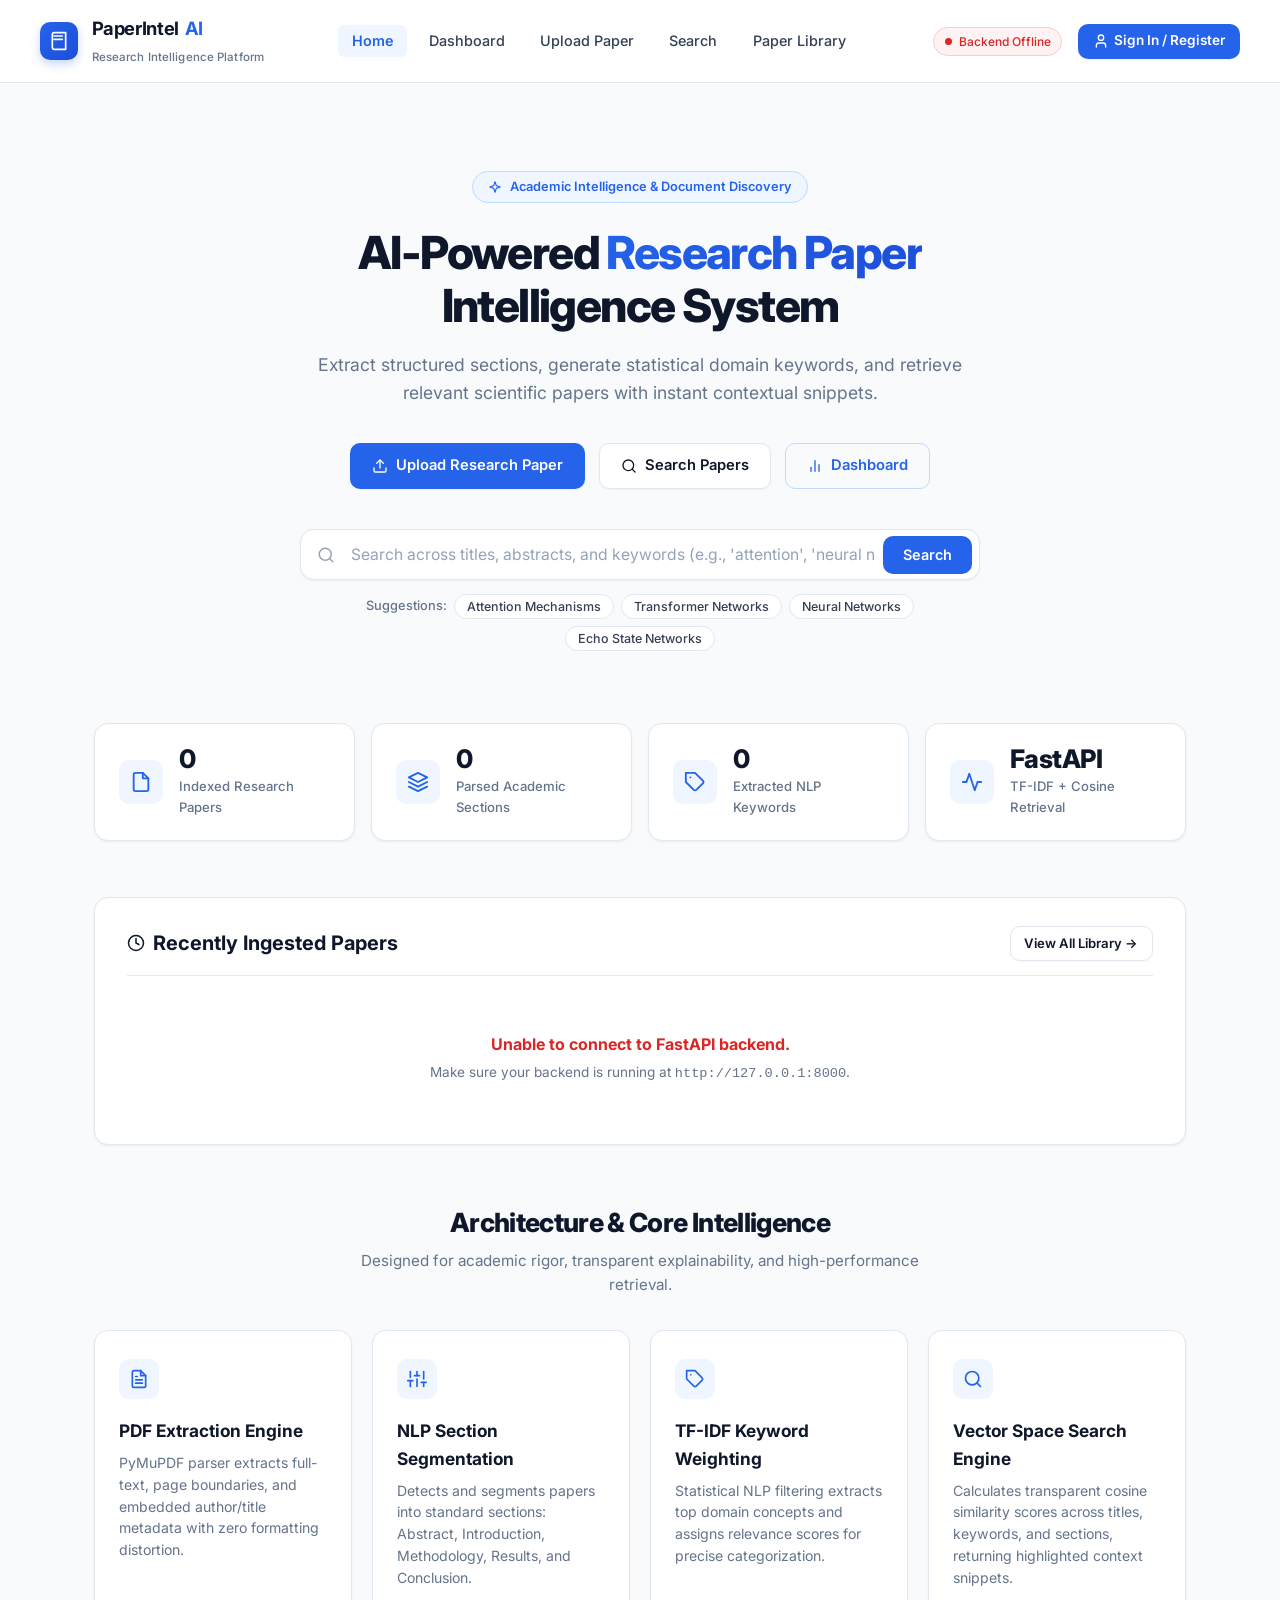
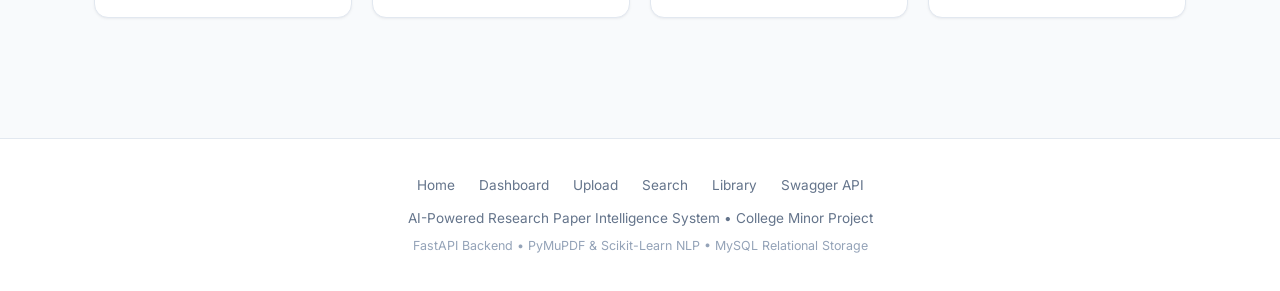
<file: frontend/index.html>
<!DOCTYPE html>
<html lang="en">
<head>
    <meta charset="UTF-8">
    <meta name="viewport" content="width=device-width, initial-scale=1.0">
    <title>PaperIntel AI - AI-Powered Research Paper Intelligence System</title>
    <link rel="stylesheet" href="css/style.css">
</head>
<body>

    <!-- =======================================================================
         1. Header & Navigation Bar
         ======================================================================= -->
    <header class="navbar">
        <a href="index.html" class="brand-container">
            <div class="brand-icon-box">
                <svg xmlns="http://www.w3.org/2000/svg" viewBox="0 0 24 24" fill="none" stroke="currentColor" stroke-width="2" stroke-linecap="round" stroke-linejoin="round">
                    <path d="M4 19.5v-15A2.5 2.5 0 0 1 6.5 2H20v20H6.5a2.5 2.5 0 0 1-2.5-2.5Z"></path>
                    <path d="M6 6h10"></path>
                    <path d="M6 10h10"></path>
                </svg>
            </div>
            <div>
                <span class="brand-title">PaperIntel <span>AI</span></span>
                <span class="brand-subtitle">Research Intelligence Platform</span>
            </div>
        </a>

        <nav>
            <ul class="nav-links">
                <li><a href="index.html" class="active">Home</a></li>
                <li><a href="dashboard.html">Dashboard</a></li>
                <li><a href="upload.html">Upload Paper</a></li>
                <li><a href="search.html">Search</a></li>
                <li><a href="papers.html">Paper Library</a></li>
            </ul>
        </nav>

        <div class="nav-right">
            <div id="system-status" class="status-badge">
                <span class="status-dot"></span>
                <span id="status-text">Checking API...</span>
            </div>
        </div>
    </header>

    <!-- =======================================================================
         2. Main Hero Section
         ======================================================================= -->
    <main class="main-content">
        <section class="hero">
            <div class="hero-pill">
                <svg xmlns="http://www.w3.org/2000/svg" width="14" height="14" viewBox="0 0 24 24" fill="none" stroke="currentColor" stroke-width="2" stroke-linecap="round" stroke-linejoin="round">
                    <path d="m12 3-1.912 5.813a2 2 0 0 1-1.275 1.275L3 12l5.813 1.912a2 2 0 0 1 1.275 1.275L12 21l1.912-5.813a2 2 0 0 1 1.275-1.275L21 12l-5.813-1.912a2 2 0 0 1-1.275-1.275L12 3Z"></path>
                </svg>
                <span>Academic Intelligence & Document Discovery</span>
            </div>
            
            <h1>AI-Powered <span>Research Paper</span> Intelligence System</h1>
            <p class="hero-desc">
                Extract structured sections, generate statistical domain keywords, and retrieve relevant scientific papers with instant contextual snippets.
            </p>

            <!-- Call-to-Action Buttons -->
            <div class="hero-cta">
                <a href="upload.html" class="btn btn-primary">
                    <svg xmlns="http://www.w3.org/2000/svg" viewBox="0 0 24 24" fill="none" stroke="currentColor" stroke-width="2" stroke-linecap="round" stroke-linejoin="round">
                        <path d="M21 15v4a2 2 0 0 1-2 2H5a2 2 0 0 1-2-2v-4"></path>
                        <polyline points="17 8 12 3 7 8"></polyline>
                        <line x1="12" y1="3" x2="12" y2="15"></line>
                    </svg>
                    Upload Research Paper
                </a>
                <a href="search.html" class="btn btn-secondary">
                    <svg xmlns="http://www.w3.org/2000/svg" viewBox="0 0 24 24" fill="none" stroke="currentColor" stroke-width="2" stroke-linecap="round" stroke-linejoin="round">
                        <circle cx="11" cy="11" r="8"></circle>
                        <line x1="21" y1="21" x2="16.65" y2="16.65"></line>
                    </svg>
                    Search Papers
                </a>
                <a href="dashboard.html" class="btn btn-outline">
                    <svg xmlns="http://www.w3.org/2000/svg" viewBox="0 0 24 24" fill="none" stroke="currentColor" stroke-width="2" stroke-linecap="round" stroke-linejoin="round">
                        <line x1="18" y1="20" x2="18" y2="10"></line>
                        <line x1="12" y1="20" x2="12" y2="4"></line>
                        <line x1="6" y1="20" x2="6" y2="14"></line>
                    </svg>
                    Dashboard
                </a>
            </div>

            <!-- Instant Search Bar -->
            <div class="search-box-container">
                <form id="hero-search-form" class="search-form">
                    <div class="search-icon-inline">
                        <svg xmlns="http://www.w3.org/2000/svg" viewBox="0 0 24 24" fill="none" stroke="currentColor" stroke-width="2" stroke-linecap="round" stroke-linejoin="round">
                            <circle cx="11" cy="11" r="8"></circle>
                            <line x1="21" y1="21" x2="16.65" y2="16.65"></line>
                        </svg>
                    </div>
                    <input 
                        type="text" 
                        id="hero-search-input" 
                        class="search-input" 
                        placeholder="Search across titles, abstracts, and keywords (e.g., 'attention', 'neural network')..."
                        required
                    />
                    <button type="submit" class="search-btn">
                        Search
                    </button>
                </form>

                <!-- Quick Query Chips -->
                <div class="query-chips">
                    <span class="chip-label">Suggestions:</span>
                    <button type="button" class="chip" onclick="window.location.href='search.html?q=attention'">Attention Mechanisms</button>
                    <button type="button" class="chip" onclick="window.location.href='search.html?q=transformer'">Transformer Networks</button>
                    <button type="button" class="chip" onclick="window.location.href='search.html?q=neural%20network'">Neural Networks</button>
                    <button type="button" class="chip" onclick="window.location.href='search.html?q=echo%20state'">Echo State Networks</button>
                </div>
            </div>
        </section>

        <!-- ===================================================================
             3. Live Metrics Bar
             =================================================================== -->
        <section class="stats-grid">
            <div class="stat-card">
                <div class="stat-icon">
                    <svg xmlns="http://www.w3.org/2000/svg" viewBox="0 0 24 24" fill="none" stroke="currentColor" stroke-width="2" stroke-linecap="round" stroke-linejoin="round">
                        <path d="M14 2H6a2 2 0 0 0-2 2v16a2 2 0 0 0 2 2h12a2 2 0 0 0 2-2V8z"></path>
                        <polyline points="14 2 14 8 20 8"></polyline>
                    </svg>
                </div>
                <div class="stat-info">
                    <h3 id="stat-papers">0</h3>
                    <p>Indexed Research Papers</p>
                </div>
            </div>

            <div class="stat-card">
                <div class="stat-icon">
                    <svg xmlns="http://www.w3.org/2000/svg" viewBox="0 0 24 24" fill="none" stroke="currentColor" stroke-width="2" stroke-linecap="round" stroke-linejoin="round">
                        <polygon points="12 2 2 7 12 12 22 7 12 2"></polygon>
                        <polyline points="2 17 12 22 22 17"></polyline>
                        <polyline points="2 12 12 17 22 12"></polyline>
                    </svg>
                </div>
                <div class="stat-info">
                    <h3 id="stat-sections">0</h3>
                    <p>Parsed Academic Sections</p>
                </div>
            </div>

            <div class="stat-card">
                <div class="stat-icon">
                    <svg xmlns="http://www.w3.org/2000/svg" viewBox="0 0 24 24" fill="none" stroke="currentColor" stroke-width="2" stroke-linecap="round" stroke-linejoin="round">
                        <path d="M20.59 13.41l-7.17 7.17a2 2 0 0 1-2.83 0L2 12V2h10l8.59 8.59a2 2 0 0 1 0 2.82z"></path>
                        <line x1="7" y1="7" x2="7.01" y2="7"></line>
                    </svg>
                </div>
                <div class="stat-info">
                    <h3 id="stat-keywords">0</h3>
                    <p>Extracted NLP Keywords</p>
                </div>
            </div>

            <div class="stat-card">
                <div class="stat-icon">
                    <svg xmlns="http://www.w3.org/2000/svg" viewBox="0 0 24 24" fill="none" stroke="currentColor" stroke-width="2" stroke-linecap="round" stroke-linejoin="round">
                        <polyline points="22 12 18 12 15 21 9 3 6 12 2 12"></polyline>
                    </svg>
                </div>
                <div class="stat-info">
                    <h3 id="stat-latency">FastAPI</h3>
                    <p>TF-IDF + Cosine Retrieval</p>
                </div>
            </div>
        </section>

        <!-- ===================================================================
             4. Recent Ingested Papers Section
             =================================================================== -->
        <section class="papers-preview-section">
            <div class="papers-preview-header">
                <h2 id="papers-section-title">
                    <svg xmlns="http://www.w3.org/2000/svg" width="18" height="18" viewBox="0 0 24 24" fill="none" stroke="currentColor" stroke-width="2" stroke-linecap="round" stroke-linejoin="round">
                        <circle cx="12" cy="12" r="10"></circle>
                        <polyline points="12 6 12 12 16 14"></polyline>
                    </svg>
                    Recently Ingested Papers
                </h2>
                <a href="papers.html" class="btn btn-secondary" style="padding: 0.4rem 0.85rem; font-size: 0.82rem;">
                    View All Library →
                </a>
            </div>

            <div id="papers-list-container" class="papers-list">
                <p style="color: var(--text-muted); text-align: center; padding: 2rem;">
                    Loading research papers from database...
                </p>
            </div>
        </section>

        <!-- ===================================================================
             5. Platform Architecture & Capabilities
             =================================================================== -->
        <section>
            <div class="section-header">
                <h2>Architecture & Core Intelligence</h2>
                <p>Designed for academic rigor, transparent explainability, and high-performance retrieval.</p>
            </div>

            <div class="features-grid">
                <div class="feature-card">
                    <div class="feature-icon-box">
                        <svg xmlns="http://www.w3.org/2000/svg" viewBox="0 0 24 24" fill="none" stroke="currentColor" stroke-width="2" stroke-linecap="round" stroke-linejoin="round">
                            <path d="M14 2H6a2 2 0 0 0-2 2v16a2 2 0 0 0 2 2h12a2 2 0 0 0 2-2V8z"></path>
                            <polyline points="14 2 14 8 20 8"></polyline>
                            <line x1="16" y1="13" x2="8" y2="13"></line>
                            <line x1="16" y1="17" x2="8" y2="17"></line>
                            <polyline points="10 9 9 9 8 9"></polyline>
                        </svg>
                    </div>
                    <h3>PDF Extraction Engine</h3>
                    <p>PyMuPDF parser extracts full-text, page boundaries, and embedded author/title metadata with zero formatting distortion.</p>
                </div>

                <div class="feature-card">
                    <div class="feature-icon-box">
                        <svg xmlns="http://www.w3.org/2000/svg" viewBox="0 0 24 24" fill="none" stroke="currentColor" stroke-width="2" stroke-linecap="round" stroke-linejoin="round">
                            <line x1="4" y1="21" x2="4" y2="14"></line>
                            <line x1="4" y1="10" x2="4" y2="3"></line>
                            <line x1="12" y1="21" x2="12" y2="12"></line>
                            <line x1="12" y1="8" x2="12" y2="3"></line>
                            <line x1="20" y1="21" x2="20" y2="16"></line>
                            <line x1="20" y1="12" x2="20" y2="3"></line>
                            <line x1="1" y1="14" x2="7" y2="14"></line>
                            <line x1="9" y1="8" x2="15" y2="8"></line>
                            <line x1="17" y1="16" x2="23" y2="16"></line>
                        </svg>
                    </div>
                    <h3>NLP Section Segmentation</h3>
                    <p>Detects and segments papers into standard sections: Abstract, Introduction, Methodology, Results, and Conclusion.</p>
                </div>

                <div class="feature-card">
                    <div class="feature-icon-box">
                        <svg xmlns="http://www.w3.org/2000/svg" viewBox="0 0 24 24" fill="none" stroke="currentColor" stroke-width="2" stroke-linecap="round" stroke-linejoin="round">
                            <path d="M20.59 13.41l-7.17 7.17a2 2 0 0 1-2.83 0L2 12V2h10l8.59 8.59a2 2 0 0 1 0 2.82z"></path>
                            <line x1="7" y1="7" x2="7.01" y2="7"></line>
                        </svg>
                    </div>
                    <h3>TF-IDF Keyword Weighting</h3>
                    <p>Statistical NLP filtering extracts top domain concepts and assigns relevance scores for precise categorization.</p>
                </div>

                <div class="feature-card">
                    <div class="feature-icon-box">
                        <svg xmlns="http://www.w3.org/2000/svg" viewBox="0 0 24 24" fill="none" stroke="currentColor" stroke-width="2" stroke-linecap="round" stroke-linejoin="round">
                            <circle cx="11" cy="11" r="8"></circle>
                            <line x1="21" y1="21" x2="16.65" y2="16.65"></line>
                        </svg>
                    </div>
                    <h3>Vector Space Search Engine</h3>
                    <p>Calculates transparent cosine similarity scores across titles, keywords, and sections, returning highlighted context snippets.</p>
                </div>
            </div>
        </section>
    </main>

    <!-- =======================================================================
         6. Footer
         ======================================================================= -->
    <footer class="footer">
        <div class="footer-links">
            <a href="index.html">Home</a>
            <a href="dashboard.html">Dashboard</a>
            <a href="upload.html">Upload</a>
            <a href="search.html">Search</a>
            <a href="papers.html">Library</a>
            <a href="http://127.0.0.1:8000/docs" target="_blank">Swagger API</a>
        </div>
        <p>AI-Powered Research Paper Intelligence System • College Minor Project</p>
        <p style="font-size: 0.78rem; margin-top: 0.35rem; color: #94a3b8;">
            FastAPI Backend • PyMuPDF & Scikit-Learn NLP • MySQL Relational Storage
        </p>
    </footer>

    <script src="js/app.js"></script>
</body>
</html>
</file>
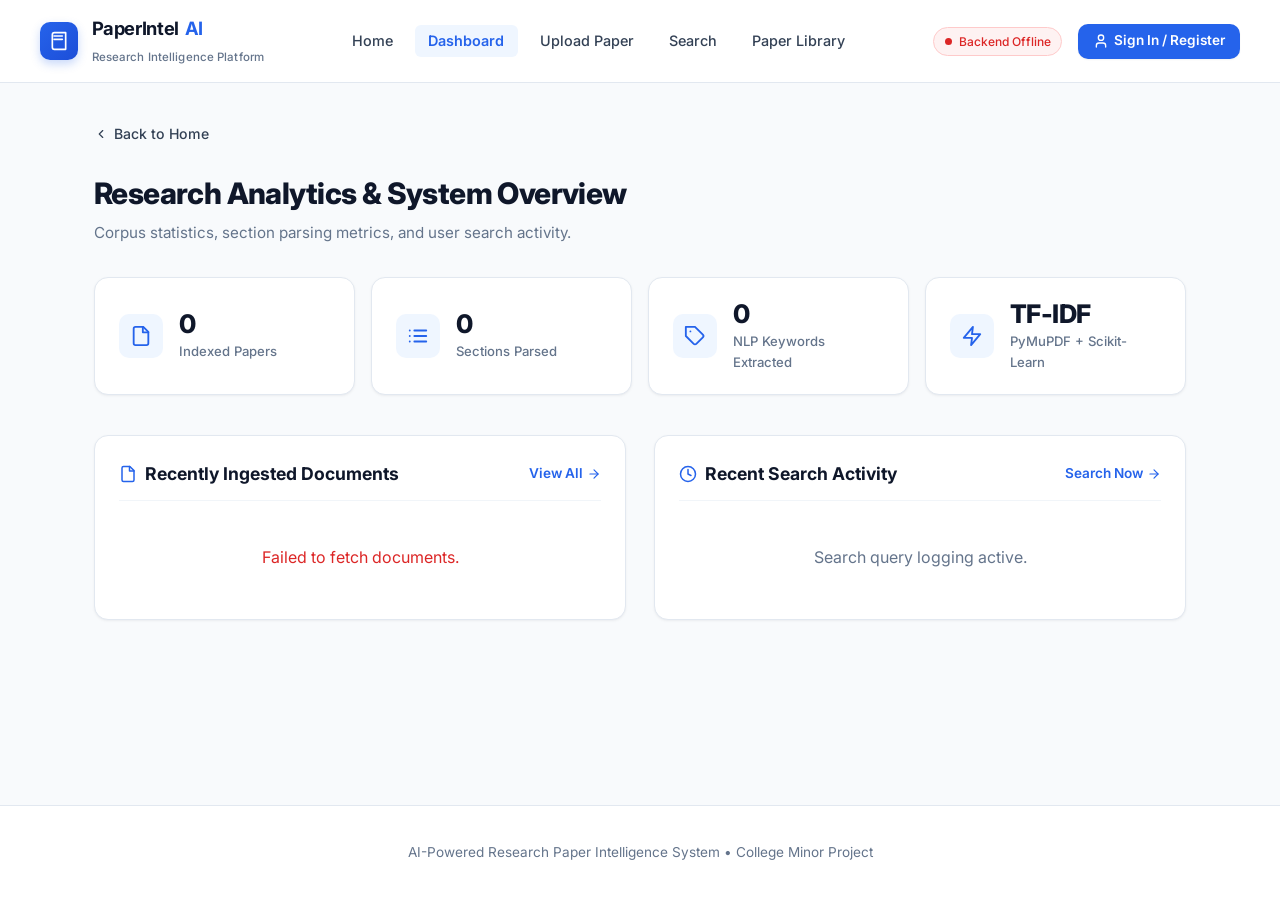
<file: frontend/dashboard.html>
<!DOCTYPE html>
<html lang="en">
<head>
    <meta charset="UTF-8">
    <meta name="viewport" content="width=device-width, initial-scale=1.0">
    <title>Research Dashboard - PaperIntel AI</title>
    <link rel="stylesheet" href="css/style.css">
    <style>
        .dashboard-header {
            margin-bottom: 2rem;
        }

        .dashboard-grid {
            display: grid;
            grid-template-columns: repeat(auto-fit, minmax(420px, 1fr));
            gap: 1.75rem;
            margin-bottom: 3.5rem;
        }

        .dash-card {
            background: var(--bg-card);
            border: 1px solid var(--border-color);
            border-radius: var(--radius-lg);
            padding: 1.5rem;
            box-shadow: var(--shadow-card);
        }

        .dash-card-header {
            display: flex;
            justify-content: space-between;
            align-items: center;
            margin-bottom: 1.25rem;
            padding-bottom: 0.75rem;
            border-bottom: 1px solid var(--border-subtle);
        }

        .dash-card-title {
            font-size: 1.1rem;
            font-weight: 700;
            color: var(--text-main);
            display: flex;
            align-items: center;
            gap: 0.5rem;
        }

        .dash-item {
            padding: 0.85rem 0;
            border-bottom: 1px solid var(--border-subtle);
            transition: background-color 0.15s;
        }

        .dash-item:last-child {
            border-bottom: none;
            padding-bottom: 0;
        }

        .dash-item-link {
            font-weight: 600;
            color: var(--text-main);
            text-decoration: none;
            font-size: 0.95rem;
            line-height: 1.4;
            display: block;
        }

        .dash-item-link:hover {
            color: var(--primary);
        }

        .query-chip {
            display: inline-flex;
            align-items: center;
            gap: 0.35rem;
            font-family: var(--font-mono);
            font-size: 0.88rem;
            color: var(--text-main);
            background: #f1f5f9;
            padding: 0.2rem 0.5rem;
            border-radius: var(--radius-sm);
        }
    </style>
</head>
<body>

    <!-- =======================================================================
         1. Header & Navigation Bar
         ======================================================================= -->
    <header class="navbar">
        <a href="index.html" class="brand-container">
            <div class="brand-icon-box">
                <svg xmlns="http://www.w3.org/2000/svg" viewBox="0 0 24 24" fill="none" stroke="currentColor" stroke-width="2" stroke-linecap="round" stroke-linejoin="round">
                    <path d="M4 19.5v-15A2.5 2.5 0 0 1 6.5 2H20v20H6.5a2.5 2.5 0 0 1-2.5-2.5Z"></path>
                    <path d="M6 6h10"></path>
                    <path d="M6 10h10"></path>
                </svg>
            </div>
            <div>
                <span class="brand-title">PaperIntel <span>AI</span></span>
                <span class="brand-subtitle">Research Intelligence Platform</span>
            </div>
        </a>

        <nav>
            <ul class="nav-links">
                <li><a href="index.html">Home</a></li>
                <li><a href="dashboard.html" class="active">Dashboard</a></li>
                <li><a href="upload.html">Upload Paper</a></li>
                <li><a href="search.html">Search</a></li>
                <li><a href="papers.html">Paper Library</a></li>
            </ul>
        </nav>

        <div class="nav-right">
            <div id="system-status" class="status-badge">
                <span class="status-dot"></span>
                <span id="status-text">Checking API...</span>
            </div>
        </div>
    </header>

    <!-- =======================================================================
         2. Main Content
         ======================================================================= -->
    <main class="main-content">
        <div class="breadcrumb-nav">
            <a href="index.html">
                <svg xmlns="http://www.w3.org/2000/svg" width="14" height="14" viewBox="0 0 24 24" fill="none" stroke="currentColor" stroke-width="2" stroke-linecap="round" stroke-linejoin="round">
                    <path d="m15 18-6-6 6-6"></path>
                </svg>
                Back to Home
            </a>
        </div>

        <div class="dashboard-header">
            <h1 style="font-size: 1.85rem; font-weight: 800; color: var(--text-main); letter-spacing: -0.02em;">
                Research Analytics & System Overview
            </h1>
            <p style="color: var(--text-muted); font-size: 0.95rem; margin-top: 0.25rem;">
                Corpus statistics, section parsing metrics, and user search activity.
            </p>
        </div>

        <!-- Live Statistics Cards -->
        <section class="stats-grid" style="margin-bottom: 2.5rem;">
            <div class="stat-card">
                <div class="stat-icon">
                    <svg xmlns="http://www.w3.org/2000/svg" width="22" height="22" viewBox="0 0 24 24" fill="none" stroke="currentColor" stroke-width="2" stroke-linecap="round" stroke-linejoin="round">
                        <path d="M14.5 2H6a2 2 0 0 0-2 2v16a2 2 0 0 0 2 2h12a2 2 0 0 0 2-2V7.5L14.5 2z"></path>
                        <polyline points="14 2 14 8 20 8"></polyline>
                    </svg>
                </div>
                <div class="stat-info">
                    <h3 id="stat-papers">0</h3>
                    <p>Indexed Papers</p>
                </div>
            </div>

            <div class="stat-card">
                <div class="stat-icon">
                    <svg xmlns="http://www.w3.org/2000/svg" width="22" height="22" viewBox="0 0 24 24" fill="none" stroke="currentColor" stroke-width="2" stroke-linecap="round" stroke-linejoin="round">
                        <line x1="8" y1="6" x2="21" y2="6"></line>
                        <line x1="8" y1="12" x2="21" y2="12"></line>
                        <line x1="8" y1="18" x2="21" y2="18"></line>
                        <line x1="3" y1="6" x2="3.01" y2="6"></line>
                        <line x1="3" y1="12" x2="3.01" y2="12"></line>
                        <line x1="3" y1="18" x2="3.01" y2="18"></line>
                    </svg>
                </div>
                <div class="stat-info">
                    <h3 id="stat-sections">0</h3>
                    <p>Sections Parsed</p>
                </div>
            </div>

            <div class="stat-card">
                <div class="stat-icon">
                    <svg xmlns="http://www.w3.org/2000/svg" width="22" height="22" viewBox="0 0 24 24" fill="none" stroke="currentColor" stroke-width="2" stroke-linecap="round" stroke-linejoin="round">
                        <path d="M20.59 13.41l-7.17 7.17a2 2 0 0 1-2.83 0L2 12V2h10l8.59 8.59a2 2 0 0 1 0 2.82z"></path>
                        <line x1="7" y1="7" x2="7.01" y2="7"></line>
                    </svg>
                </div>
                <div class="stat-info">
                    <h3 id="stat-keywords">0</h3>
                    <p>NLP Keywords Extracted</p>
                </div>
            </div>

            <div class="stat-card">
                <div class="stat-icon">
                    <svg xmlns="http://www.w3.org/2000/svg" width="22" height="22" viewBox="0 0 24 24" fill="none" stroke="currentColor" stroke-width="2" stroke-linecap="round" stroke-linejoin="round">
                        <polygon points="13 2 3 14 12 14 11 22 21 10 12 10 13 2"></polygon>
                    </svg>
                </div>
                <div class="stat-info">
                    <h3 id="stat-engine">TF-IDF</h3>
                    <p>PyMuPDF + Scikit-Learn</p>
                </div>
            </div>
        </section>

        <!-- Two Column Layout: Recent Papers & Search History -->
        <div class="dashboard-grid">
            <!-- Column 1: Recently Ingested Papers -->
            <div class="dash-card">
                <div class="dash-card-header">
                    <div class="dash-card-title">
                        <svg xmlns="http://www.w3.org/2000/svg" width="18" height="18" viewBox="0 0 24 24" fill="none" stroke="currentColor" stroke-width="2" stroke-linecap="round" stroke-linejoin="round" style="color: var(--primary);">
                            <path d="M14.5 2H6a2 2 0 0 0-2 2v16a2 2 0 0 0 2 2h12a2 2 0 0 0 2-2V7.5L14.5 2z"></path>
                            <polyline points="14 2 14 8 20 8"></polyline>
                        </svg>
                        Recently Ingested Documents
                    </div>
                    <a href="papers.html" style="font-size: 0.85rem; color: var(--primary); font-weight: 600; text-decoration: none; display: inline-flex; align-items: center; gap: 0.25rem;">
                        View All
                        <svg xmlns="http://www.w3.org/2000/svg" width="14" height="14" viewBox="0 0 24 24" fill="none" stroke="currentColor" stroke-width="2" stroke-linecap="round" stroke-linejoin="round"><path d="M5 12h14"></path><path d="m12 5 7 7-7 7"></path></svg>
                    </a>
                </div>
                <div id="dash-recent-papers">
                    <p style="color: var(--text-muted); text-align: center; padding: 2rem;">Loading documents...</p>
                </div>
            </div>

            <!-- Column 2: Search Query History -->
            <div class="dash-card">
                <div class="dash-card-header">
                    <div class="dash-card-title">
                        <svg xmlns="http://www.w3.org/2000/svg" width="18" height="18" viewBox="0 0 24 24" fill="none" stroke="currentColor" stroke-width="2" stroke-linecap="round" stroke-linejoin="round" style="color: var(--primary);">
                            <circle cx="12" cy="12" r="10"></circle>
                            <polyline points="12 6 12 12 16 14"></polyline>
                        </svg>
                        Recent Search Activity
                    </div>
                    <a href="search.html" style="font-size: 0.85rem; color: var(--primary); font-weight: 600; text-decoration: none; display: inline-flex; align-items: center; gap: 0.25rem;">
                        Search Now
                        <svg xmlns="http://www.w3.org/2000/svg" width="14" height="14" viewBox="0 0 24 24" fill="none" stroke="currentColor" stroke-width="2" stroke-linecap="round" stroke-linejoin="round"><path d="M5 12h14"></path><path d="m12 5 7 7-7 7"></path></svg>
                    </a>
                </div>
                <div id="dash-search-history">
                    <p style="color: var(--text-muted); text-align: center; padding: 2rem;">Loading query history...</p>
                </div>
            </div>
        </div>
    </main>

    <!-- =======================================================================
         3. Footer
         ======================================================================= -->
    <footer class="footer">
        <p>AI-Powered Research Paper Intelligence System • College Minor Project</p>
    </footer>

    <script src="js/app.js"></script>
    <script>
        document.addEventListener("DOMContentLoaded", async () => {
            // Load Recent Papers
            const papersContainer = document.getElementById("dash-recent-papers");
            try {
                const res = await fetch(`${API_BASE_URL}/documents/?limit=5`);
                if (res.ok) {
                    const data = await res.json();
                    const docs = data.documents || [];
                    if (docs.length === 0) {
                        papersContainer.innerHTML = `<p style="color: var(--text-muted); text-align: center; padding: 2rem;">No papers uploaded yet.</p>`;
                    } else {
                        papersContainer.innerHTML = docs.map(p => `
                            <div class="dash-item">
                                <a href="viewer.html?id=${p.id}" class="dash-item-link">
                                    ${escapeHtml(p.title || p.filename)}
                                </a>
                                <div class="paper-meta" style="margin-top: 0.35rem; font-size: 0.82rem; gap: 0.85rem;">
                                    <span style="display: inline-flex; align-items: center; gap: 0.3rem;">
                                        <svg xmlns="http://www.w3.org/2000/svg" width="12" height="12" viewBox="0 0 24 24" fill="none" stroke="currentColor" stroke-width="2" stroke-linecap="round" stroke-linejoin="round"><path d="M19 21v-2a4 4 0 0 0-4-4H9a4 4 0 0 0-4 4v2"></path><circle cx="12" cy="7" r="4"></circle></svg>
                                        ${escapeHtml(p.authors || "N/A")}
                                    </span>
                                    <span style="display: inline-flex; align-items: center; gap: 0.3rem;">
                                        <svg xmlns="http://www.w3.org/2000/svg" width="12" height="12" viewBox="0 0 24 24" fill="none" stroke="currentColor" stroke-width="2" stroke-linecap="round" stroke-linejoin="round"><circle cx="12" cy="12" r="10"></circle><polyline points="12 6 12 12 16 14"></polyline></svg>
                                        ${formatDate(p.uploaded_at)}
                                    </span>
                                </div>
                            </div>
                        `).join("");
                    }
                }
            } catch (e) {
                papersContainer.innerHTML = `<p style="color: var(--danger); text-align: center; padding: 1.5rem;">Failed to fetch documents.</p>`;
            }

            // Load Search History
            const historyContainer = document.getElementById("dash-search-history");
            try {
                const res = await fetch(`${API_BASE_URL}/search/history?limit=6`);
                if (res.ok) {
                    const data = await res.json();
                    const logs = data.history || [];
                    if (logs.length === 0) {
                        historyContainer.innerHTML = `<p style="color: var(--text-muted); text-align: center; padding: 2rem;">No search queries recorded yet.</p>`;
                    } else {
                        historyContainer.innerHTML = logs.map(l => `
                            <div class="dash-item" style="display: flex; justify-content: space-between; align-items: center; gap: 1rem;">
                                <div>
                                    <div class="query-chip">
                                        <svg xmlns="http://www.w3.org/2000/svg" width="13" height="13" viewBox="0 0 24 24" fill="none" stroke="currentColor" stroke-width="2" stroke-linecap="round" stroke-linejoin="round"><circle cx="11" cy="11" r="8"></circle><path d="m21 21-4.3-4.3"></path></svg>
                                        ${escapeHtml(l.query)}
                                    </div>
                                    <div style="font-size: 0.78rem; color: var(--text-muted); margin-top: 0.25rem;">
                                        ${formatDate(l.searched_at)}
                                    </div>
                                </div>
                                <span class="tag-pill" style="font-size: 0.75rem; white-space: nowrap;">
                                    ${l.results_count} result${l.results_count === 1 ? '' : 's'}
                                </span>
                            </div>
                        `).join("");
                    }
                }
            } catch (e) {
                historyContainer.innerHTML = `<p style="color: var(--text-muted); text-align: center; padding: 1.5rem;">Search query logging active.</p>`;
            }
        });
    </script>
</body>
</html>
</file>
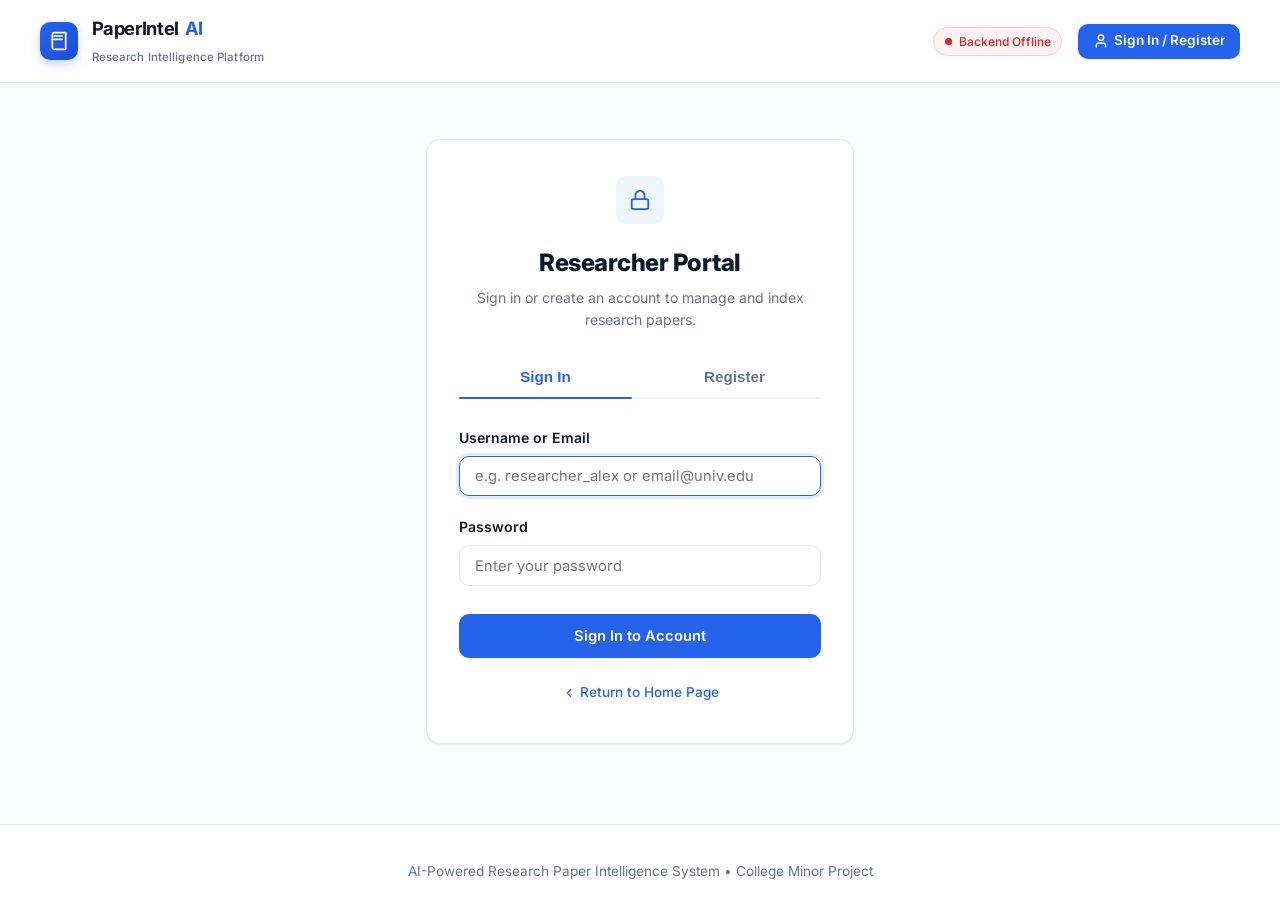
<file: frontend/login.html>
<!DOCTYPE html>
<html lang="en">
<head>
    <meta charset="UTF-8">
    <meta name="viewport" content="width=device-width, initial-scale=1.0">
    <title>Researcher Authentication - PaperIntel AI</title>
    <link rel="stylesheet" href="css/style.css">
    <style>
        .auth-container {
            max-width: 460px;
            margin: 3.5rem auto 5rem;
            padding: 0 1rem;
        }

        .auth-card {
            background: var(--bg-card);
            border: 1px solid var(--border-color);
            border-radius: var(--radius-lg);
            padding: 2.25rem 2rem;
            box-shadow: var(--shadow-card);
        }

        .auth-icon-badge {
            width: 48px;
            height: 48px;
            background: var(--primary-subtle);
            color: var(--primary);
            border-radius: var(--radius-md);
            display: flex;
            align-items: center;
            justify-content: center;
            margin: 0 auto 1.25rem;
        }

        .auth-tabs {
            display: flex;
            border-bottom: 2px solid var(--border-subtle);
            margin-bottom: 1.75rem;
            gap: 1rem;
        }

        .auth-tab-btn {
            flex: 1;
            padding: 0.75rem 0;
            background: none;
            border: none;
            font-size: 0.95rem;
            font-weight: 700;
            color: var(--text-muted);
            cursor: pointer;
            position: relative;
            transition: color 0.2s;
        }

        .auth-tab-btn.active {
            color: var(--primary);
        }

        .auth-tab-btn.active::after {
            content: "";
            position: absolute;
            bottom: -2px;
            left: 0;
            right: 0;
            height: 2px;
            background: var(--primary);
            border-radius: 9999px;
        }

        .auth-form {
            display: none;
        }

        .auth-form.active {
            display: block;
        }

        .form-hint {
            font-size: 0.78rem;
            color: var(--text-muted);
            margin-top: 0.35rem;
        }
    </style>
</head>
<body>

    <!-- =======================================================================
         1. Header & Navigation Bar
         ======================================================================= -->
    <header class="navbar">
        <a href="index.html" class="brand-container">
            <div class="brand-icon-box">
                <svg xmlns="http://www.w3.org/2000/svg" viewBox="0 0 24 24" fill="none" stroke="currentColor" stroke-width="2" stroke-linecap="round" stroke-linejoin="round">
                    <path d="M4 19.5v-15A2.5 2.5 0 0 1 6.5 2H20v20H6.5a2.5 2.5 0 0 1-2.5-2.5Z"></path>
                    <path d="M6 6h10"></path>
                    <path d="M6 10h10"></path>
                </svg>
            </div>
            <div>
                <span class="brand-title">PaperIntel <span>AI</span></span>
                <span class="brand-subtitle">Research Intelligence Platform</span>
            </div>
        </a>

        <div class="nav-right">
            <div id="system-status" class="status-badge">
                <span class="status-dot"></span>
                <span id="status-text">Checking API...</span>
            </div>
        </div>
    </header>

    <!-- =======================================================================
         2. Main Content
         ======================================================================= -->
    <main class="auth-container">
        <div class="auth-card">
            <div style="text-align: center; margin-bottom: 1.5rem;">
                <div class="auth-icon-badge">
                    <svg xmlns="http://www.w3.org/2000/svg" width="22" height="22" viewBox="0 0 24 24" fill="none" stroke="currentColor" stroke-width="2" stroke-linecap="round" stroke-linejoin="round">
                        <rect x="3" y="11" width="18" height="11" rx="2" ry="2"></rect>
                        <path d="M7 11V7a5 5 0 0 1 10 0v4"></path>
                    </svg>
                </div>
                <h1 style="font-size: 1.5rem; font-weight: 800; color: var(--text-main); letter-spacing: -0.02em;">
                    Researcher Portal
                </h1>
                <p style="color: var(--text-muted); font-size: 0.88rem; margin-top: 0.25rem;">
                    Sign in or create an account to manage and index research papers.
                </p>
            </div>

            <!-- Tabs -->
            <div class="auth-tabs">
                <button type="button" id="tab-login" class="auth-tab-btn active" onclick="switchTab('login')">
                    Sign In
                </button>
                <button type="button" id="tab-register" class="auth-tab-btn" onclick="switchTab('register')">
                    Register
                </button>
            </div>

            <!-- Alerts -->
            <div id="auth-alert" class="alert" style="margin-bottom: 1.25rem; display: none;"></div>

            <!-- LOGIN FORM -->
            <form id="login-form" class="auth-form active">
                <div class="form-group">
                    <label for="login-username" class="form-label">Username or Email</label>
                    <input 
                        type="text" 
                        id="login-username" 
                        class="form-control" 
                        placeholder="e.g. researcher_alex or email@univ.edu" 
                        required 
                        autofocus
                    />
                </div>

                <div class="form-group">
                    <label for="login-password" class="form-label">Password</label>
                    <input 
                        type="password" 
                        id="login-password" 
                        class="form-control" 
                        placeholder="Enter your password" 
                        required 
                    />
                </div>

                <button type="submit" id="login-btn" class="btn btn-primary" style="width: 100%; padding: 0.75rem; margin-top: 0.5rem;">
                    Sign In to Account
                </button>
            </form>

            <!-- REGISTER FORM -->
            <form id="register-form" class="auth-form">
                <div class="form-group">
                    <label for="reg-fullname" class="form-label">Full Name & Title</label>
                    <input 
                        type="text" 
                        id="reg-fullname" 
                        class="form-control" 
                        placeholder="e.g. Dr. Alex Morgan" 
                        required 
                    />
                </div>

                <div class="form-group">
                    <label for="reg-username" class="form-label">Username</label>
                    <input 
                        type="text" 
                        id="reg-username" 
                        class="form-control" 
                        placeholder="e.g. alex_morgan" 
                        minlength="3" 
                        required 
                    />
                </div>

                <div class="form-group">
                    <label for="reg-email" class="form-label">Institutional Email</label>
                    <input 
                        type="email" 
                        id="reg-email" 
                        class="form-control" 
                        placeholder="alex@university.edu" 
                        required 
                    />
                </div>

                <div class="form-group">
                    <label for="reg-password" class="form-label">Password</label>
                    <input 
                        type="password" 
                        id="reg-password" 
                        class="form-control" 
                        placeholder="At least 6 characters" 
                        minlength="6" 
                        required 
                    />
                    <div class="form-hint">Stored securely using bcrypt with 12-round salt.</div>
                </div>

                <button type="submit" id="reg-btn" class="btn btn-primary" style="width: 100%; padding: 0.75rem; margin-top: 0.5rem;">
                    Create Researcher Account
                </button>
            </form>

            <div style="margin-top: 1.5rem; text-align: center; font-size: 0.85rem;">
                <a href="index.html" style="color: var(--primary); text-decoration: none; font-weight: 500; display: inline-flex; align-items: center; gap: 0.25rem;">
                    <svg xmlns="http://www.w3.org/2000/svg" width="14" height="14" viewBox="0 0 24 24" fill="none" stroke="currentColor" stroke-width="2" stroke-linecap="round" stroke-linejoin="round"><path d="m15 18-6-6 6-6"></path></svg>
                    Return to Home Page
                </a>
            </div>
        </div>
    </main>

    <!-- =======================================================================
         3. Footer
         ======================================================================= -->
    <footer class="footer">
        <p>AI-Powered Research Paper Intelligence System • College Minor Project</p>
    </footer>

    <script src="js/app.js"></script>
    <script>
        const alertBox = document.getElementById("auth-alert");
        const urlParams = new URLSearchParams(window.location.search);
        const redirectUrl = urlParams.get("redirect") || "dashboard.html";

        // Check if user opened with tab=register
        if (urlParams.get("tab") === "register") {
            switchTab("register");
        }

        function switchTab(tab) {
            hideAlert();
            const tabLogin = document.getElementById("tab-login");
            const tabRegister = document.getElementById("tab-register");
            const formLogin = document.getElementById("login-form");
            const formRegister = document.getElementById("register-form");

            if (tab === "login") {
                tabLogin.classList.add("active");
                tabRegister.classList.remove("active");
                formLogin.classList.add("active");
                formRegister.classList.remove("active");
            } else {
                tabRegister.classList.add("active");
                tabLogin.classList.remove("active");
                formRegister.classList.add("active");
                formLogin.classList.remove("active");
            }
        }

        function showAlert(msg, isSuccess = false) {
            alertBox.className = isSuccess ? "alert alert-success" : "alert alert-error";
            alertBox.textContent = msg;
            alertBox.style.display = "block";
        }

        function hideAlert() {
            alertBox.style.display = "none";
        }

        // Handle Login Submission
        document.getElementById("login-form").addEventListener("submit", async (e) => {
            e.preventDefault();
            hideAlert();

            const username = document.getElementById("login-username").value.trim();
            const password = document.getElementById("login-password").value;
            const btn = document.getElementById("login-btn");

            btn.disabled = true;
            btn.textContent = "Authenticating...";

            try {
                const response = await fetch(`${API_BASE_URL}/auth/login`, {
                    method: "POST",
                    headers: { "Content-Type": "application/json" },
                    body: JSON.stringify({ username, password })
                });

                const data = await response.json();

                if (!response.ok) {
                    throw new Error(data.detail || "Authentication failed. Check your username and password.");
                }

                // Store user session in localStorage
                localStorage.setItem("access_token", data.access_token);
                localStorage.setItem("user_id", data.user_id);
                localStorage.setItem("username", data.username);
                localStorage.setItem("full_name", data.full_name);
                localStorage.setItem("email", data.email);

                showAlert(`Welcome back, ${data.full_name}! Redirecting...`, true);

                setTimeout(() => {
                    window.location.href = redirectUrl;
                }, 800);

            } catch (err) {
                btn.disabled = false;
                btn.textContent = "Sign In to Account";
                showAlert(err.message);
            }
        });

        // Handle Registration Submission
        document.getElementById("register-form").addEventListener("submit", async (e) => {
            e.preventDefault();
            hideAlert();

            const full_name = document.getElementById("reg-fullname").value.trim();
            const username = document.getElementById("reg-username").value.trim();
            const email = document.getElementById("reg-email").value.trim();
            const password = document.getElementById("reg-password").value;
            const btn = document.getElementById("reg-btn");

            btn.disabled = true;
            btn.textContent = "Creating Account...";

            try {
                const response = await fetch(`${API_BASE_URL}/auth/register`, {
                    method: "POST",
                    headers: { "Content-Type": "application/json" },
                    body: JSON.stringify({ username, email, password, full_name })
                });

                const data = await response.json();

                if (!response.ok) {
                    throw new Error(data.detail || "Registration failed.");
                }

                showAlert("Account created successfully! Signing you in...", true);

                // Auto login
                const loginRes = await fetch(`${API_BASE_URL}/auth/login`, {
                    method: "POST",
                    headers: { "Content-Type": "application/json" },
                    body: JSON.stringify({ username, password })
                });

                if (loginRes.ok) {
                    const loginData = await loginRes.json();
                    localStorage.setItem("access_token", loginData.access_token);
                    localStorage.setItem("user_id", loginData.user_id);
                    localStorage.setItem("username", loginData.username);
                    localStorage.setItem("full_name", loginData.full_name);
                    localStorage.setItem("email", loginData.email);

                    setTimeout(() => {
                        window.location.href = redirectUrl;
                    }, 1000);
                } else {
                    switchTab("login");
                    document.getElementById("login-username").value = username;
                    showAlert("Account created! Please sign in with your password.", true);
                }

            } catch (err) {
                btn.disabled = false;
                btn.textContent = "Create Researcher Account";
                showAlert(err.message);
            }
        });
    </script>
</body>
</html>
</file>
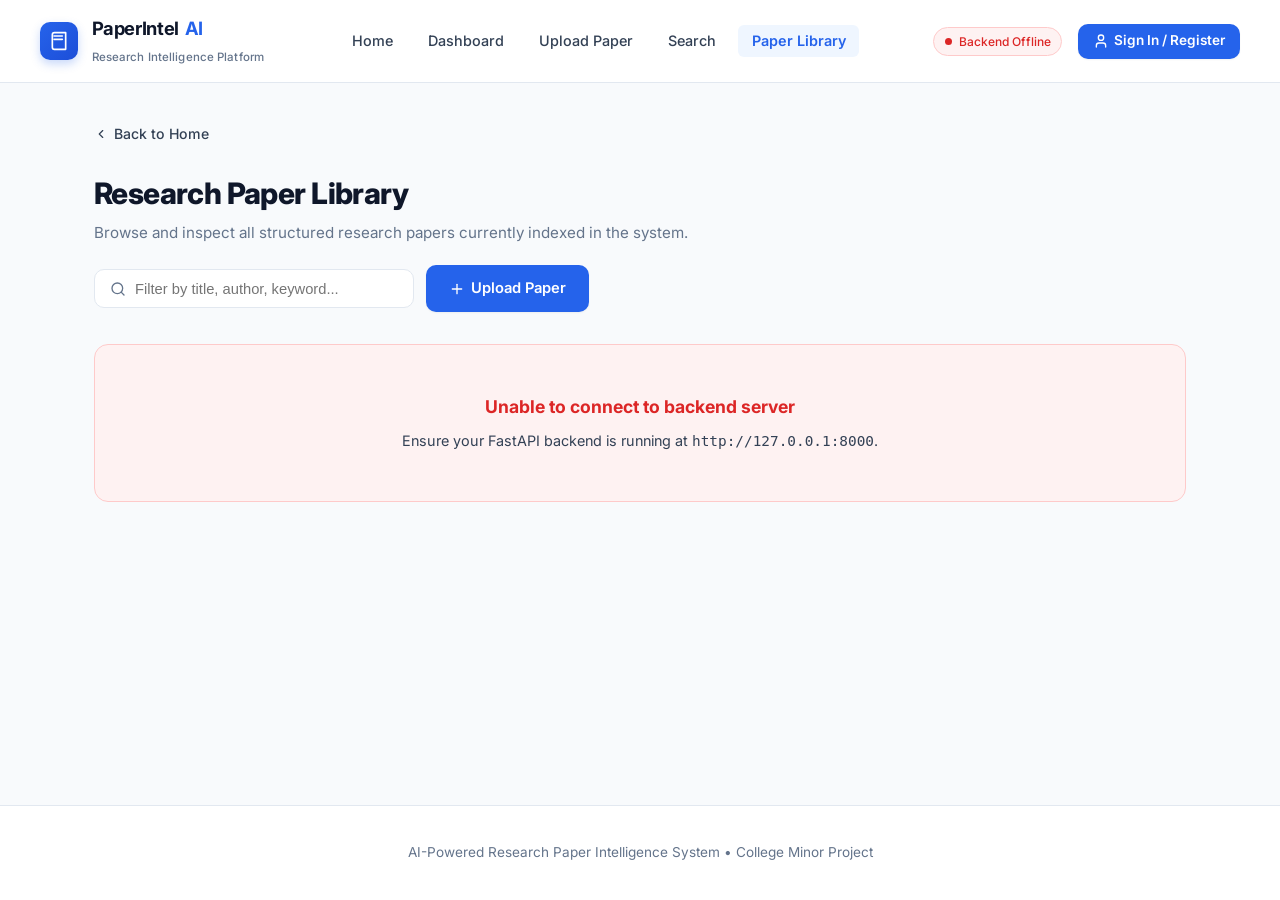
<file: frontend/papers.html>
<!DOCTYPE html>
<html lang="en">
<head>
    <meta charset="UTF-8">
    <meta name="viewport" content="width=device-width, initial-scale=1.0">
    <title>Paper Library - PaperIntel AI</title>
    <link rel="stylesheet" href="css/style.css">
    <style>
        .library-header {
            display: flex;
            justify-content: space-between;
            align-items: center;
            margin-bottom: 2rem;
            flex-wrap: wrap;
            gap: 1.25rem;
        }

        .filter-search-wrapper {
            position: relative;
            display: flex;
            align-items: center;
        }

        .filter-search-wrapper svg {
            position: absolute;
            left: 1rem;
            color: var(--text-muted);
            pointer-events: none;
        }

        .library-search-input {
            padding: 0.65rem 1rem 0.65rem 2.5rem;
            border: 1px solid var(--border-color);
            border-radius: var(--radius-md);
            font-size: 0.92rem;
            width: 320px;
            background: #ffffff;
            color: var(--text-main);
            outline: none;
            transition: all 0.2s ease;
        }

        .library-search-input:focus {
            border-color: var(--primary);
            box-shadow: 0 0 0 3px rgba(37, 99, 235, 0.12);
        }

        .paper-grid {
            display: grid;
            grid-template-columns: repeat(auto-fill, minmax(340px, 1fr));
            gap: 1.5rem;
            margin-bottom: 3.5rem;
        }

        .library-card {
            background: var(--bg-card);
            border: 1px solid var(--border-color);
            border-radius: var(--radius-lg);
            padding: 1.5rem;
            display: flex;
            flex-direction: column;
            justify-content: space-between;
            box-shadow: var(--shadow-card);
            transition: all 0.2s ease;
        }

        .library-card:hover {
            transform: translateY(-2px);
            box-shadow: var(--shadow-hover);
            border-color: #cbd5e1;
        }

        .library-card-title {
            font-size: 1.1rem;
            font-weight: 700;
            color: var(--text-main);
            text-decoration: none;
            line-height: 1.45;
            margin-bottom: 0.75rem;
            display: -webkit-box;
            -webkit-line-clamp: 2;
            -webkit-box-orient: vertical;
            overflow: hidden;
        }

        .library-card-title:hover {
            color: var(--primary);
        }

        .library-card-footer {
            border-top: 1px solid var(--border-subtle);
            padding-top: 1rem;
            margin-top: 1.25rem;
            display: flex;
            justify-content: space-between;
            align-items: center;
        }

        .doc-id-pill {
            font-size: 0.75rem;
            font-family: var(--font-mono);
            font-weight: 600;
            color: var(--text-muted);
            background: #f1f5f9;
            padding: 0.2rem 0.5rem;
            border-radius: 4px;
        }
    </style>
</head>
<body>

    <!-- =======================================================================
         1. Header & Navigation Bar
         ======================================================================= -->
    <header class="navbar">
        <a href="index.html" class="brand-container">
            <div class="brand-icon-box">
                <svg xmlns="http://www.w3.org/2000/svg" viewBox="0 0 24 24" fill="none" stroke="currentColor" stroke-width="2" stroke-linecap="round" stroke-linejoin="round">
                    <path d="M4 19.5v-15A2.5 2.5 0 0 1 6.5 2H20v20H6.5a2.5 2.5 0 0 1-2.5-2.5Z"></path>
                    <path d="M6 6h10"></path>
                    <path d="M6 10h10"></path>
                </svg>
            </div>
            <div>
                <span class="brand-title">PaperIntel <span>AI</span></span>
                <span class="brand-subtitle">Research Intelligence Platform</span>
            </div>
        </a>

        <nav>
            <ul class="nav-links">
                <li><a href="index.html">Home</a></li>
                <li><a href="dashboard.html">Dashboard</a></li>
                <li><a href="upload.html">Upload Paper</a></li>
                <li><a href="search.html">Search</a></li>
                <li><a href="papers.html" class="active">Paper Library</a></li>
            </ul>
        </nav>

        <div class="nav-right">
            <div id="system-status" class="status-badge">
                <span class="status-dot"></span>
                <span id="status-text">Checking API...</span>
            </div>
        </div>
    </header>

    <!-- =======================================================================
         2. Main Content
         ======================================================================= -->
    <main class="main-content">
        <div class="breadcrumb-nav">
            <a href="index.html">
                <svg xmlns="http://www.w3.org/2000/svg" width="14" height="14" viewBox="0 0 24 24" fill="none" stroke="currentColor" stroke-width="2" stroke-linecap="round" stroke-linejoin="round">
                    <path d="m15 18-6-6 6-6"></path>
                </svg>
                Back to Home
            </a>
        </div>

        <div class="library-header">
            <div>
                <h1 style="font-size: 1.85rem; font-weight: 800; color: var(--text-main); letter-spacing: -0.02em;">
                    Research Paper Library
                </h1>
                <p style="color: var(--text-muted); font-size: 0.95rem; margin-top: 0.25rem;">
                    Browse and inspect all structured research papers currently indexed in the system.
                </p>
            </div>

            <div style="display: flex; gap: 0.75rem; align-items: center; flex-wrap: wrap;">
                <div class="filter-search-wrapper">
                    <svg xmlns="http://www.w3.org/2000/svg" width="16" height="16" viewBox="0 0 24 24" fill="none" stroke="currentColor" stroke-width="2" stroke-linecap="round" stroke-linejoin="round">
                        <circle cx="11" cy="11" r="8"></circle>
                        <path d="m21 21-4.3-4.3"></path>
                    </svg>
                    <input 
                        type="text" 
                        id="library-filter" 
                        class="library-search-input" 
                        placeholder="Filter by title, author, keyword..."
                    />
                </div>
                <a href="upload.html" class="btn btn-primary" style="white-space: nowrap; display: inline-flex; align-items: center; gap: 0.4rem;">
                    <svg xmlns="http://www.w3.org/2000/svg" width="16" height="16" viewBox="0 0 24 24" fill="none" stroke="currentColor" stroke-width="2" stroke-linecap="round" stroke-linejoin="round">
                        <path d="M5 12h14"></path>
                        <path d="M12 5v14"></path>
                    </svg>
                    Upload Paper
                </a>
            </div>
        </div>

        <!-- Library Container -->
        <div id="library-loading" style="text-align: center; padding: 4rem 1rem;">
            <div style="display: inline-block; width: 36px; height: 36px; border: 3px solid #e2e8f0; border-top-color: var(--primary); border-radius: 50%; animation: spin 0.8s linear infinite; margin-bottom: 1rem;"></div>
            <style>
                @keyframes spin { to { transform: rotate(360deg); } }
            </style>
            <p style="color: var(--text-muted); font-size: 0.95rem;">Loading research papers from database...</p>
        </div>

        <div id="library-empty" class="alert alert-info" style="display: none; text-align: center; padding: 3rem 1.5rem; border-radius: var(--radius-lg);">
            <div style="width: 48px; height: 48px; margin: 0 auto 1rem; border-radius: 50%; background: var(--primary-subtle); color: var(--primary); display: flex; align-items: center; justify-content: center;">
                <svg xmlns="http://www.w3.org/2000/svg" width="24" height="24" viewBox="0 0 24 24" fill="none" stroke="currentColor" stroke-width="2" stroke-linecap="round" stroke-linejoin="round">
                    <path d="M14.5 2H6a2 2 0 0 0-2 2v16a2 2 0 0 0 2 2h12a2 2 0 0 0 2-2V7.5L14.5 2z"></path>
                    <polyline points="14 2 14 8 20 8"></polyline>
                </svg>
            </div>
            <h3 style="font-size: 1.2rem; font-weight: 700; color: var(--text-main);">No research papers found</h3>
            <p style="margin-top: 0.5rem; color: var(--text-secondary); max-width: 480px; margin-left: auto; margin-right: auto;">Upload your first research paper PDF to begin building your intelligence corpus.</p>
            <div style="margin-top: 1.25rem;">
                <a href="upload.html" class="btn btn-primary">Upload PDF Paper Now</a>
            </div>
        </div>

        <div id="papers-grid" class="paper-grid" style="display: none;"></div>
    </main>

    <!-- =======================================================================
         3. Footer
         ======================================================================= -->
    <footer class="footer">
        <p>AI-Powered Research Paper Intelligence System • College Minor Project</p>
    </footer>

    <script src="js/app.js"></script>
    <script>
        let allPapers = [];

        document.addEventListener("DOMContentLoaded", async () => {
            const loading = document.getElementById("library-loading");
            const emptyBox = document.getElementById("library-empty");
            const grid = document.getElementById("papers-grid");
            const filterInput = document.getElementById("library-filter");

            try {
                const response = await fetch(`${API_BASE_URL}/documents/?limit=100`);
                if (!response.ok) throw new Error(`HTTP ${response.status}`);

                const data = await response.json();
                allPapers = data.documents || [];

                loading.style.display = "none";

                if (allPapers.length === 0) {
                    emptyBox.style.display = "block";
                    return;
                }

                renderPapers(allPapers);
                grid.style.display = "grid";

                filterInput.addEventListener("input", (e) => {
                    const query = e.target.value.toLowerCase().trim();
                    if (!query) {
                        renderPapers(allPapers);
                        return;
                    }

                    const filtered = allPapers.filter(p => {
                        const title = (p.title || p.filename || "").toLowerCase();
                        const authors = (p.authors || "").toLowerCase();
                        const keywords = (p.keywords || []).join(" ").toLowerCase();
                        return title.includes(query) || authors.includes(query) || keywords.includes(query);
                    });

                    renderPapers(filtered);
                });

            } catch (err) {
                loading.style.display = "none";
                emptyBox.style.display = "block";
                emptyBox.className = "alert alert-error";
                emptyBox.innerHTML = `
                    <div style="text-align: center;">
                        <h3 style="font-size: 1.1rem; font-weight: 700; color: var(--danger); margin-bottom: 0.5rem;">Unable to connect to backend server</h3>
                        <p style="font-size: 0.9rem; color: var(--text-secondary);">
                            Ensure your FastAPI backend is running at <code>http://127.0.0.1:8000</code>.
                        </p>
                    </div>
                `;
            }
        });

        function renderPapers(papers) {
            const grid = document.getElementById("papers-grid");
            if (papers.length === 0) {
                grid.innerHTML = `<p style="grid-column: 1/-1; text-align: center; color: var(--text-muted); padding: 3rem 1rem;">No papers matched your filter query.</p>`;
                return;
            }

            grid.innerHTML = papers.map(p => `
                <div class="library-card">
                    <div>
                        <a href="viewer.html?id=${p.id}" class="library-card-title">
                            ${escapeHtml(p.title || p.filename)}
                        </a>
                        <div class="paper-meta" style="margin-bottom: 0.75rem;">
                            <span style="display: inline-flex; align-items: center; gap: 0.35rem;">
                                <svg xmlns="http://www.w3.org/2000/svg" width="13" height="13" viewBox="0 0 24 24" fill="none" stroke="currentColor" stroke-width="2" stroke-linecap="round" stroke-linejoin="round"><path d="M19 21v-2a4 4 0 0 0-4-4H9a4 4 0 0 0-4 4v2"></path><circle cx="12" cy="7" r="4"></circle></svg>
                                ${escapeHtml(p.authors || "Authors not specified")}
                            </span>
                        </div>
                        <div class="paper-meta" style="margin-bottom: 1rem; gap: 0.85rem;">
                            <span style="display: inline-flex; align-items: center; gap: 0.3rem;">
                                <svg xmlns="http://www.w3.org/2000/svg" width="13" height="13" viewBox="0 0 24 24" fill="none" stroke="currentColor" stroke-width="2" stroke-linecap="round" stroke-linejoin="round"><path d="M14.5 2H6a2 2 0 0 0-2 2v16a2 2 0 0 0 2 2h12a2 2 0 0 0 2-2V7.5L14.5 2z"></path><polyline points="14 2 14 8 20 8"></polyline></svg>
                                ${p.total_pages || 1} Pages
                            </span>
                            <span style="display: inline-flex; align-items: center; gap: 0.3rem;">
                                <svg xmlns="http://www.w3.org/2000/svg" width="13" height="13" viewBox="0 0 24 24" fill="none" stroke="currentColor" stroke-width="2" stroke-linecap="round" stroke-linejoin="round"><path d="M21 16V8a2 2 0 0 0-1-1.73l-7-4a2 2 0 0 0-2 0l-7 4A2 2 0 0 0 3 8v8a2 2 0 0 0 1 1.73l7 4a2 2 0 0 0 2 0l7-4A2 2 0 0 0 21 16z"></path></svg>
                                ${formatBytes(p.file_size_bytes || 0)}
                            </span>
                            <span style="display: inline-flex; align-items: center; gap: 0.3rem;">
                                <svg xmlns="http://www.w3.org/2000/svg" width="13" height="13" viewBox="0 0 24 24" fill="none" stroke="currentColor" stroke-width="2" stroke-linecap="round" stroke-linejoin="round"><circle cx="12" cy="12" r="10"></circle><polyline points="12 6 12 12 16 14"></polyline></svg>
                                ${formatDate(p.uploaded_at)}
                            </span>
                        </div>
                        ${p.keywords && p.keywords.length > 0 ? `
                            <div class="tag-list" style="margin-bottom: 0.5rem;">
                                ${p.keywords.slice(0, 4).map(k => `<span class="tag">${escapeHtml(k)}</span>`).join("")}
                            </div>
                        ` : ""}
                    </div>
                    <div class="library-card-footer">
                        <span class="doc-id-pill">DOC #${p.id}</span>
                        <a href="viewer.html?id=${p.id}" class="btn btn-secondary" style="font-size: 0.82rem; padding: 0.4rem 0.85rem; display: inline-flex; align-items: center; gap: 0.35rem;">
                            View Details
                            <svg xmlns="http://www.w3.org/2000/svg" width="14" height="14" viewBox="0 0 24 24" fill="none" stroke="currentColor" stroke-width="2" stroke-linecap="round" stroke-linejoin="round"><path d="M5 12h14"></path><path d="m12 5 7 7-7 7"></path></svg>
                        </a>
                    </div>
                </div>
            `).join("");
        }
    </script>
</body>
</html>
</file>
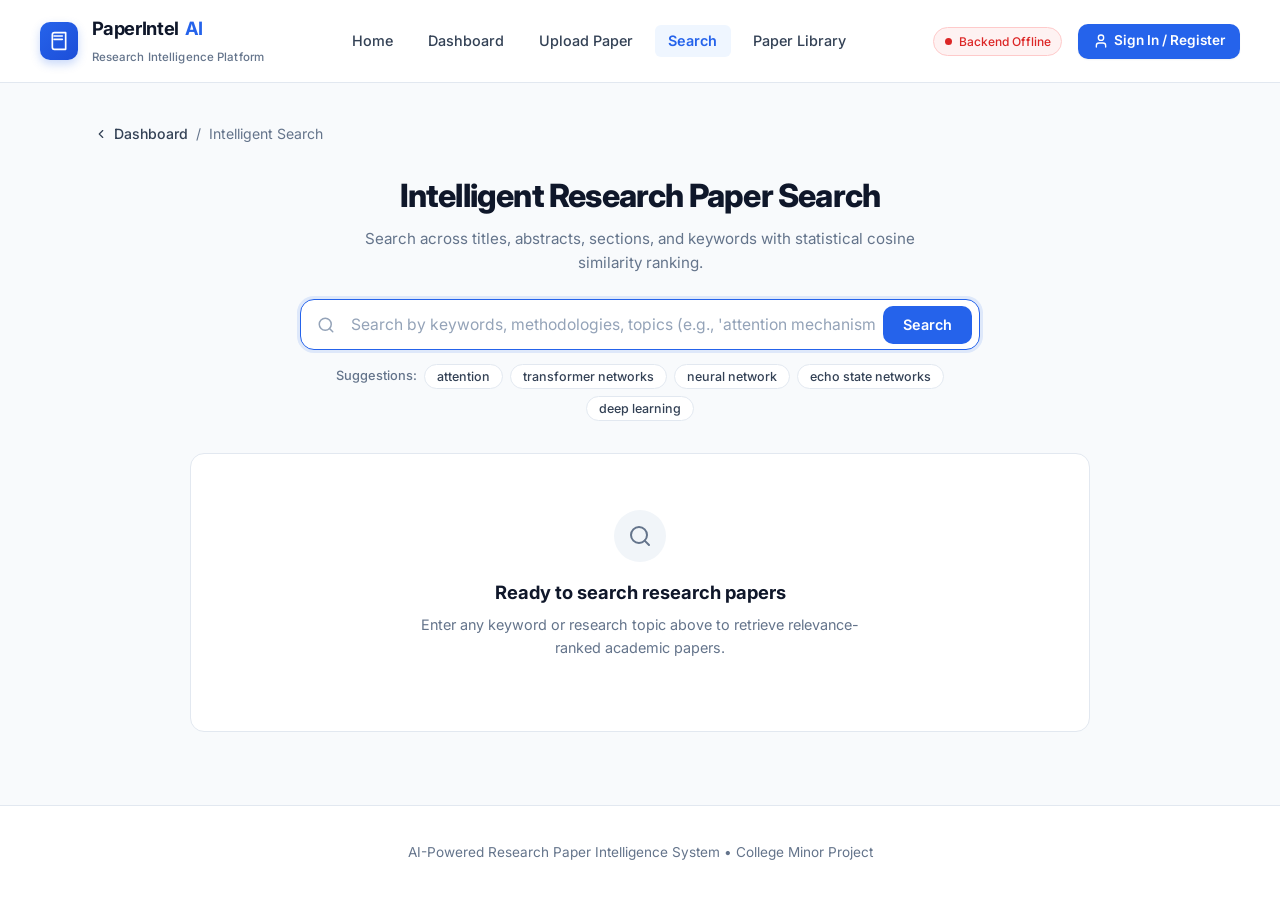
<file: frontend/search.html>
<!DOCTYPE html>
<html lang="en">
<head>
    <meta charset="UTF-8">
    <meta name="viewport" content="width=device-width, initial-scale=1.0">
    <title>Search Papers - PaperIntel AI</title>
    <link rel="stylesheet" href="css/style.css">
    <style>
        .search-page-header {
            text-align: center;
            margin-bottom: 2rem;
        }

        .search-page-header h1 {
            font-size: 2rem;
            font-weight: 800;
            color: var(--text-main);
            margin-bottom: 0.35rem;
            letter-spacing: -0.025em;
        }

        .results-meta-bar {
            display: flex;
            justify-content: space-between;
            align-items: center;
            margin-bottom: 1.25rem;
            padding-bottom: 0.75rem;
            border-bottom: 1px solid var(--border-color);
            font-size: 0.88rem;
            color: var(--text-muted);
        }

        .highlight {
            background-color: #fef08a;
            color: #854d0e;
            font-weight: 600;
            padding: 0 0.2rem;
            border-radius: 2px;
        }

        .search-card {
            background-color: var(--bg-card);
            border: 1px solid var(--border-color);
            border-radius: var(--radius-lg);
            padding: 1.5rem 1.65rem;
            margin-bottom: 1rem;
            box-shadow: var(--shadow-card);
            transition: all 0.2s ease;
        }

        .search-card:hover {
            border-color: #cbd5e1;
            box-shadow: var(--shadow-hover);
            transform: translateY(-1px);
        }

        .search-card-header {
            display: flex;
            justify-content: space-between;
            align-items: flex-start;
            gap: 1rem;
            margin-bottom: 0.45rem;
        }

        .search-card-title {
            font-size: 1.15rem;
            font-weight: 700;
            color: var(--text-main);
            text-decoration: none;
            line-height: 1.4;
        }

        .search-card-title:hover {
            color: var(--primary);
        }

        .search-card-snippet {
            font-size: 0.9rem;
            color: var(--text-secondary);
            background-color: #f8fafc;
            border-left: 3px solid var(--primary);
            padding: 0.75rem 1rem;
            border-radius: var(--radius-sm);
            margin: 0.75rem 0;
            line-height: 1.6;
        }

        .search-card-actions {
            display: flex;
            justify-content: space-between;
            align-items: center;
            margin-top: 1rem;
            padding-top: 0.75rem;
            border-top: 1px solid var(--border-subtle);
            flex-wrap: wrap;
            gap: 0.75rem;
        }

        .empty-results-box {
            text-align: center;
            padding: 3.5rem 1.5rem;
            background: white;
            border: 1px solid var(--border-color);
            border-radius: var(--radius-lg);
            color: var(--text-muted);
        }

        .empty-icon-box {
            width: 52px;
            height: 52px;
            border-radius: 50%;
            background-color: var(--bg-subtle);
            color: var(--text-muted);
            display: flex;
            align-items: center;
            justify-content: center;
            margin: 0 auto 1rem;
        }

        .empty-icon-box svg {
            width: 24px;
            height: 24px;
        }
    </style>
</head>
<body>

    <!-- Header Navigation -->
    <header class="navbar">
        <a href="index.html" class="brand-container">
            <div class="brand-icon-box">
                <svg xmlns="http://www.w3.org/2000/svg" viewBox="0 0 24 24" fill="none" stroke="currentColor" stroke-width="2" stroke-linecap="round" stroke-linejoin="round">
                    <path d="M4 19.5v-15A2.5 2.5 0 0 1 6.5 2H20v20H6.5a2.5 2.5 0 0 1-2.5-2.5Z"></path>
                    <path d="M6 6h10"></path>
                    <path d="M6 10h10"></path>
                </svg>
            </div>
            <div>
                <span class="brand-title">PaperIntel <span>AI</span></span>
                <span class="brand-subtitle">Research Intelligence Platform</span>
            </div>
        </a>

        <nav>
            <ul class="nav-links">
                <li><a href="index.html">Home</a></li>
                <li><a href="dashboard.html">Dashboard</a></li>
                <li><a href="upload.html">Upload Paper</a></li>
                <li><a href="search.html" class="active">Search</a></li>
                <li><a href="papers.html">Paper Library</a></li>
            </ul>
        </nav>

        <div class="nav-right">
            <div id="system-status" class="status-badge">
                <span class="status-dot"></span>
                <span id="status-text">Checking API...</span>
            </div>
        </div>
    </header>

    <!-- Main Content -->
    <main class="main-content">
        <div class="breadcrumb-nav">
            <a href="dashboard.html">
                <svg xmlns="http://www.w3.org/2000/svg" width="14" height="14" viewBox="0 0 24 24" fill="none" stroke="currentColor" stroke-width="2" stroke-linecap="round" stroke-linejoin="round">
                    <polyline points="15 18 9 12 15 6"></polyline>
                </svg>
                Dashboard
            </a>
            <span>/</span>
            <span>Intelligent Search</span>
        </div>

        <section class="search-page-header">
            <h1>Intelligent Research Paper Search</h1>
            <p style="color: var(--text-muted); font-size: 0.95rem; max-width: 600px; margin: 0 auto;">
                Search across titles, abstracts, sections, and keywords with statistical cosine similarity ranking.
            </p>

            <!-- Search Form -->
            <div class="search-box-container" style="margin-top: 1.5rem; margin-bottom: 0.5rem;">
                <form id="search-page-form" class="search-form">
                    <div class="search-icon-inline">
                        <svg xmlns="http://www.w3.org/2000/svg" viewBox="0 0 24 24" fill="none" stroke="currentColor" stroke-width="2" stroke-linecap="round" stroke-linejoin="round">
                            <circle cx="11" cy="11" r="8"></circle>
                            <line x1="21" y1="21" x2="16.65" y2="16.65"></line>
                        </svg>
                    </div>
                    <input 
                        type="text" 
                        id="search-query-input" 
                        class="search-input" 
                        placeholder="Search by keywords, methodologies, topics (e.g., 'attention mechanism', 'neural networks')..."
                        required
                        autofocus
                    />
                    <button type="submit" class="search-btn">
                        Search
                    </button>
                </form>

                <!-- Query Suggestions -->
                <div class="query-chips">
                    <span class="chip-label">Suggestions:</span>
                    <button type="button" class="chip" data-query="attention">attention</button>
                    <button type="button" class="chip" data-query="transformer networks">transformer networks</button>
                    <button type="button" class="chip" data-query="neural network">neural network</button>
                    <button type="button" class="chip" data-query="echo state">echo state networks</button>
                    <button type="button" class="chip" data-query="deep learning">deep learning</button>
                </div>
            </div>
        </section>

        <!-- Search Results Section -->
        <section id="search-results-section" style="max-width: 900px; margin: 0 auto;">
            <div id="results-meta-bar" class="results-meta-bar" style="display: none;">
                <span id="results-count-text">Found 0 results</span>
                <span id="query-tokens-text" style="font-size: 0.8rem;"></span>
            </div>

            <!-- Results Container -->
            <div id="results-container">
                <div class="empty-results-box">
                    <div class="empty-icon-box">
                        <svg xmlns="http://www.w3.org/2000/svg" viewBox="0 0 24 24" fill="none" stroke="currentColor" stroke-width="2" stroke-linecap="round" stroke-linejoin="round">
                            <circle cx="11" cy="11" r="8"></circle>
                            <line x1="21" y1="21" x2="16.65" y2="16.65"></line>
                        </svg>
                    </div>
                    <h3 style="font-size: 1.15rem; font-weight: 700; color: var(--text-main); margin-bottom: 0.35rem;">
                        Ready to search research papers
                    </h3>
                    <p style="font-size: 0.9rem; max-width: 480px; margin: 0 auto 1rem;">
                        Enter any keyword or research topic above to retrieve relevance-ranked academic papers.
                    </p>
                </div>
            </div>
        </section>
    </main>

    <footer class="footer">
        <p>AI-Powered Research Paper Intelligence System • College Minor Project</p>
    </footer>

    <script src="js/app.js"></script>
    <script>
        document.addEventListener("DOMContentLoaded", () => {
            const form = document.getElementById("search-page-form");
            const input = document.getElementById("search-query-input");
            const resultsContainer = document.getElementById("results-container");
            const metaBar = document.getElementById("results-meta-bar");
            const countText = document.getElementById("results-count-text");
            const tokensText = document.getElementById("query-tokens-text");
            const chips = document.querySelectorAll(".chip");

            const urlParams = new URLSearchParams(window.location.search);
            const initialQuery = urlParams.get("q") || urlParams.get("query");
            if (initialQuery) {
                input.value = initialQuery;
                executeSearch(initialQuery);
            }

            chips.forEach(chip => {
                chip.addEventListener("click", () => {
                    const q = chip.getAttribute("data-query");
                    input.value = q;
                    executeSearch(q);
                });
            });

            form.addEventListener("submit", (e) => {
                e.preventDefault();
                const q = input.value.trim();
                if (q) {
                    executeSearch(q);
                }
            });

            async function executeSearch(query) {
                const newUrl = `${window.location.pathname}?q=${encodeURIComponent(query)}`;
                window.history.replaceState({ path: newUrl }, "", newUrl);

                metaBar.style.display = "none";
                resultsContainer.innerHTML = `
                    <div style="text-align: center; padding: 3rem 1rem; color: var(--text-muted);">
                        <p style="font-size: 0.95rem;">Searching research paper index and calculating relevance...</p>
                    </div>
                `;

                try {
                    const startTime = performance.now();
                    const response = await fetch(`${API_BASE_URL}/search/?q=${encodeURIComponent(query)}`);
                    const durationMs = Math.round(performance.now() - startTime);

                    if (!response.ok) {
                        const errData = await response.json();
                        throw new Error(errData.detail || `Search failed with HTTP ${response.status}`);
                    }

                    const data = await response.json();
                    const results = data.results || [];
                    const tokens = data.query_tokens || [];

                    metaBar.style.display = "flex";
                    countText.textContent = `Found ${results.length} result(s) in ${durationMs}ms`;
                    tokensText.innerHTML = tokens.length > 0
                        ? `Query tokens: <code>${tokens.map(escapeHtml).join(", ")}</code>`
                        : "";

                    if (results.length === 0) {
                        resultsContainer.innerHTML = `
                            <div class="empty-results-box">
                                <div class="empty-icon-box">
                                    <svg xmlns="http://www.w3.org/2000/svg" viewBox="0 0 24 24" fill="none" stroke="currentColor" stroke-width="2" stroke-linecap="round" stroke-linejoin="round">
                                        <circle cx="12" cy="12" r="10"></circle>
                                        <line x1="8" y1="12" x2="16" y2="12"></line>
                                    </svg>
                                </div>
                                <h3 style="font-size: 1.15rem; font-weight: 700; color: var(--text-main); margin-bottom: 0.35rem;">
                                    No matching research papers found
                                </h3>
                                <p style="font-size: 0.9rem; margin-bottom: 1rem;">
                                    No documents matched <strong>"${escapeHtml(query)}"</strong>. Try broader keywords like "neural", "vision", or "model".
                                </p>
                            </div>
                        `;
                        return;
                    }

                    resultsContainer.innerHTML = results.map(item => {
                        const highlightedSnippet = highlightText(item.snippet, tokens);

                        return `
                            <div class="search-card">
                                <div class="search-card-header">
                                    <a href="viewer.html?id=${item.document_id}" class="search-card-title">
                                        ${escapeHtml(item.title)}
                                    </a>
                                    <span class="score-badge">
                                        ${item.relevance_percentage || (Math.round(item.score * 100) + '% Match')}
                                    </span>
                                </div>

                                <div class="paper-meta">
                                    <span>
                                        <svg xmlns="http://www.w3.org/2000/svg" viewBox="0 0 24 24" fill="none" stroke="currentColor" stroke-width="2" stroke-linecap="round" stroke-linejoin="round"><path d="M20 21v-2a4 4 0 0 0-4-4H8a4 4 0 0 0-4 4v2"></path><circle cx="12" cy="7" r="4"></circle></svg>
                                        ${escapeHtml(item.authors || "Authors not specified")}
                                    </span>
                                    <span>
                                        <svg xmlns="http://www.w3.org/2000/svg" viewBox="0 0 24 24" fill="none" stroke="currentColor" stroke-width="2" stroke-linecap="round" stroke-linejoin="round"><path d="M14 2H6a2 2 0 0 0-2 2v16a2 2 0 0 0 2 2h12a2 2 0 0 0 2-2V8z"></path><polyline points="14 2 14 8 20 8"></polyline></svg>
                                        ${item.total_pages} Page(s)
                                    </span>
                                    ${item.publication_year ? `<span><svg xmlns="http://www.w3.org/2000/svg" viewBox="0 0 24 24" fill="none" stroke="currentColor" stroke-width="2" stroke-linecap="round" stroke-linejoin="round"><rect x="3" y="4" width="18" height="18" rx="2" ry="2"></rect><line x1="16" y1="2" x2="16" y2="6"></line><line x1="8" y1="2" x2="8" y2="6"></line><line x1="3" y1="10" x2="21" y2="10"></line></svg> ${item.publication_year}</span>` : ""}
                                    <span>
                                        <svg xmlns="http://www.w3.org/2000/svg" viewBox="0 0 24 24" fill="none" stroke="currentColor" stroke-width="2" stroke-linecap="round" stroke-linejoin="round"><circle cx="12" cy="12" r="10"></circle><polyline points="12 6 12 12 16 14"></polyline></svg>
                                        ${formatDate(item.uploaded_at)}
                                    </span>
                                </div>

                                ${item.snippet ? `
                                    <div class="search-card-snippet">
                                        "...${highlightedSnippet}..."
                                    </div>
                                ` : ""}

                                <div class="search-card-actions">
                                    <div class="tag-list">
                                        ${item.matched_keywords && item.matched_keywords.length > 0 ? (
                                            item.matched_keywords.map(k => `<span class="tag">${escapeHtml(k)}</span>`).join("")
                                        ) : `<span style="font-size: 0.78rem; color: var(--text-muted);">Composite match</span>`}
                                    </div>

                                    <a href="viewer.html?id=${item.document_id}" class="btn btn-primary" style="padding: 0.35rem 0.85rem; font-size: 0.82rem;">
                                        View Structured Paper →
                                    </a>
                                </div>
                            </div>
                        `;
                    }).join("");

                } catch (error) {
                    metaBar.style.display = "none";
                    resultsContainer.innerHTML = `
                        <div class="alert alert-error" style="display: block;">
                            <p><strong>Search Error:</strong> ${escapeHtml(error.message)}</p>
                        </div>
                    `;
                }
            }

            function highlightText(text, tokens) {
                if (!text || !tokens || tokens.length === 0) return escapeHtml(text);
                let escaped = escapeHtml(text);

                tokens.forEach(token => {
                    if (token.length < 2) return;
                    const regex = new RegExp(`(${escapeRegExp(token)})`, "gi");
                    escaped = escaped.replace(regex, `<span class="highlight">$1</span>`);
                });

                return escaped;
            }

            function escapeRegExp(string) {
                return string.replace(/[.*+?^${}()|[\]\\]/g, '\\$&');
            }
        });
    </script>
</body>
</html>
</file>
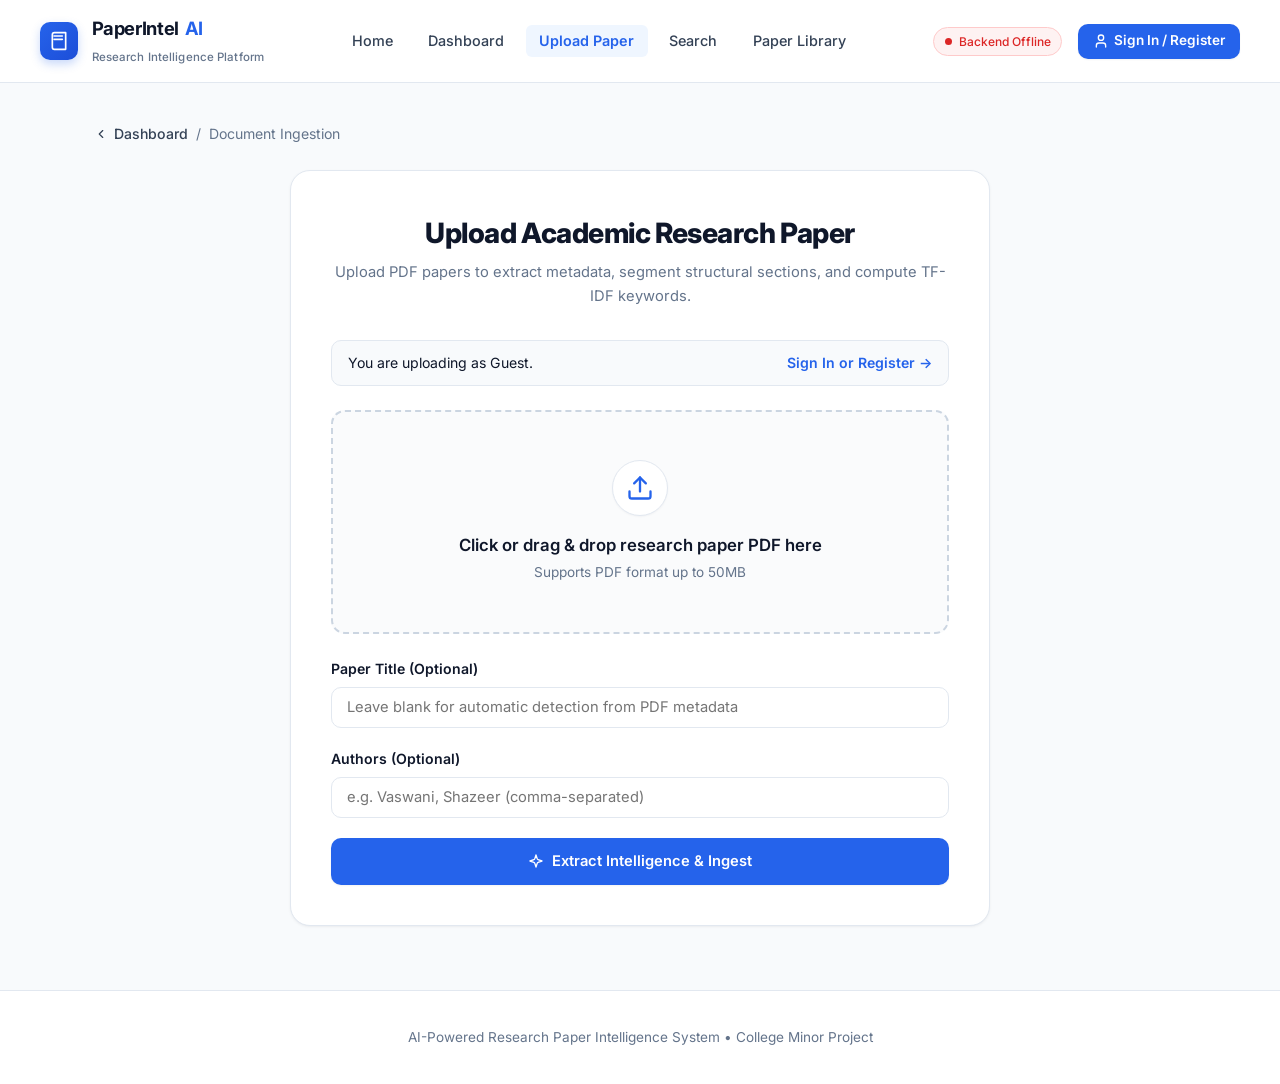
<file: frontend/upload.html>
<!DOCTYPE html>
<html lang="en">
<head>
    <meta charset="UTF-8">
    <meta name="viewport" content="width=device-width, initial-scale=1.0">
    <title>Upload Research Paper - PaperIntel AI</title>
    <link rel="stylesheet" href="css/style.css">
</head>
<body>

    <!-- =======================================================================
         1. Header & Navigation Bar
         ======================================================================= -->
    <header class="navbar">
        <a href="index.html" class="brand-container">
            <div class="brand-icon-box">
                <svg xmlns="http://www.w3.org/2000/svg" viewBox="0 0 24 24" fill="none" stroke="currentColor" stroke-width="2" stroke-linecap="round" stroke-linejoin="round">
                    <path d="M4 19.5v-15A2.5 2.5 0 0 1 6.5 2H20v20H6.5a2.5 2.5 0 0 1-2.5-2.5Z"></path>
                    <path d="M6 6h10"></path>
                    <path d="M6 10h10"></path>
                </svg>
            </div>
            <div>
                <span class="brand-title">PaperIntel <span>AI</span></span>
                <span class="brand-subtitle">Research Intelligence Platform</span>
            </div>
        </a>

        <nav>
            <ul class="nav-links">
                <li><a href="index.html">Home</a></li>
                <li><a href="dashboard.html">Dashboard</a></li>
                <li><a href="upload.html" class="active">Upload Paper</a></li>
                <li><a href="search.html">Search</a></li>
                <li><a href="papers.html">Paper Library</a></li>
            </ul>
        </nav>

        <div class="nav-right">
            <div id="system-status" class="status-badge">
                <span class="status-dot"></span>
                <span id="status-text">Checking API...</span>
            </div>
        </div>
    </header>

    <!-- =======================================================================
         2. Main Content: Upload Paper Card
         ======================================================================= -->
    <main class="main-content">
        <div class="breadcrumb-nav">
            <a href="dashboard.html">
                <svg xmlns="http://www.w3.org/2000/svg" width="14" height="14" viewBox="0 0 24 24" fill="none" stroke="currentColor" stroke-width="2" stroke-linecap="round" stroke-linejoin="round">
                    <polyline points="15 18 9 12 15 6"></polyline>
                </svg>
                Dashboard
            </a>
            <span>/</span>
            <span>Document Ingestion</span>
        </div>

        <div class="upload-card">
            <div style="text-align: center; margin-bottom: 2rem;">
                <h1 style="font-size: 1.75rem; font-weight: 800; color: var(--text-main); margin-bottom: 0.35rem; letter-spacing: -0.02em;">
                    Upload Academic Research Paper
                </h1>
                <p style="color: var(--text-muted); font-size: 0.92rem;">
                    Upload PDF papers to extract metadata, segment structural sections, and compute TF-IDF keywords.
                </p>
            </div>

            <!-- Upload Form -->
            <form id="upload-form">
                <!-- User Auth Status Banner -->
                <div id="upload-auth-banner" style="background: #f8fafc; border: 1px solid var(--border-color); border-radius: var(--radius-md); padding: 0.65rem 1rem; margin-bottom: 1.5rem; font-size: 0.88rem; display: flex; justify-content: space-between; align-items: center;">
                    <span id="upload-auth-text">You are uploading as Guest.</span>
                    <a id="upload-auth-link" href="login.html?redirect=upload.html" style="color: var(--primary); font-weight: 600; text-decoration: none;">Sign In or Register →</a>
                </div>

                <!-- Drag and Drop Area -->
                <div id="dropzone" class="dropzone">
                    <input type="file" id="pdf-file-input" accept=".pdf,application/pdf" style="display: none;" />
                    <div class="dropzone-icon-box">
                        <svg xmlns="http://www.w3.org/2000/svg" viewBox="0 0 24 24" fill="none" stroke="currentColor" stroke-width="2" stroke-linecap="round" stroke-linejoin="round">
                            <path d="M21 15v4a2 2 0 0 1-2 2H5a2 2 0 0 1-2-2v-4"></path>
                            <polyline points="17 8 12 3 7 8"></polyline>
                            <line x1="12" y1="3" x2="12" y2="15"></line>
                        </svg>
                    </div>
                    <div class="dropzone-text">Click or drag & drop research paper PDF here</div>
                    <div class="dropzone-subtext">Supports PDF format up to 50MB</div>
                </div>

                <!-- Selected File Preview Box -->
                <div id="file-preview" class="file-preview-card" style="display: none;">
                    <div class="file-info">
                        <svg xmlns="http://www.w3.org/2000/svg" width="22" height="22" viewBox="0 0 24 24" fill="none" stroke="currentColor" stroke-width="2" stroke-linecap="round" stroke-linejoin="round" style="color: var(--primary);">
                            <path d="M14 2H6a2 2 0 0 0-2 2v16a2 2 0 0 0 2 2h12a2 2 0 0 0 2-2V8z"></path>
                            <polyline points="14 2 14 8 20 8"></polyline>
                        </svg>
                        <div>
                            <div id="preview-filename" class="file-name">filename.pdf</div>
                            <div id="preview-filesize" class="file-size">0 KB</div>
                        </div>
                    </div>
                    <button type="button" id="remove-file-btn" class="remove-file-btn" title="Remove file">
                        <svg xmlns="http://www.w3.org/2000/svg" width="14" height="14" viewBox="0 0 24 24" fill="none" stroke="currentColor" stroke-width="2" stroke-linecap="round" stroke-linejoin="round"><line x1="18" y1="6" x2="6" y2="18"></line><line x1="6" y1="6" x2="18" y2="18"></line></svg>
                    </button>
                </div>

                <!-- Optional Metadata Inputs -->
                <div class="form-group">
                    <label for="paper-title" class="form-label">Paper Title (Optional)</label>
                    <input 
                        type="text" 
                        id="paper-title" 
                        class="form-control" 
                        placeholder="Leave blank for automatic detection from PDF metadata"
                    />
                </div>

                <div class="form-group">
                    <label for="paper-authors" class="form-label">Authors (Optional)</label>
                    <input 
                        type="text" 
                        id="paper-authors" 
                        class="form-control" 
                        placeholder="e.g. Vaswani, Shazeer (comma-separated)"
                    />
                </div>

                <!-- Submit Button -->
                <button type="submit" id="submit-btn" class="btn btn-primary" style="width: 100%; padding: 0.85rem;" disabled>
                    <svg xmlns="http://www.w3.org/2000/svg" viewBox="0 0 24 24" fill="none" stroke="currentColor" stroke-width="2" stroke-linecap="round" stroke-linejoin="round">
                        <path d="m12 3-1.912 5.813a2 2 0 0 1-1.275 1.275L3 12l5.813 1.912a2 2 0 0 1 1.275 1.275L12 21l1.912-5.813a2 2 0 0 1 1.275-1.275L21 12l-5.813-1.912a2 2 0 0 1-1.275-1.275L12 3Z"></path>
                    </svg>
                    Extract Intelligence & Ingest
                </button>
            </form>

            <!-- Live Pipeline Processing Status -->
            <div id="progress-box" class="progress-container">
                <div class="progress-header">
                    <span id="progress-status-label">Processing Document Pipeline...</span>
                    <span id="progress-percentage">0%</span>
                </div>
                <div class="progress-bar-bg">
                    <div id="progress-bar-fill" class="progress-bar-fill"></div>
                </div>
                <ul class="pipeline-steps">
                    <li id="step-1" class="pipeline-step">1. Uploading PDF to local storage</li>
                    <li id="step-2" class="pipeline-step">2. Parsing text & metadata via PyMuPDF</li>
                    <li id="step-3" class="pipeline-step">3. Segmenting sections & extracting TF-IDF keywords</li>
                    <li id="step-4" class="pipeline-step">4. Committing relational records to MySQL</li>
                </ul>
            </div>

            <!-- Success Alert Box -->
            <div id="success-alert" class="alert alert-success">
                <div style="font-weight: 700; font-size: 1.05rem; margin-bottom: 0.5rem;">
                    Research Paper Processed Successfully
                </div>
                <div id="success-details" style="font-size: 0.88rem; line-height: 1.6; margin-bottom: 1rem;"></div>
                <div style="display: flex; gap: 0.75rem; flex-wrap: wrap;">
                    <a id="view-paper-link" href="viewer.html" class="btn btn-primary" style="font-size: 0.85rem; padding: 0.45rem 1rem;">
                        View Structured Paper →
                    </a>
                    <a href="papers.html" class="btn btn-secondary" style="font-size: 0.85rem; padding: 0.45rem 1rem;">
                        Open Library
                    </a>
                    <button type="button" id="upload-another-btn" class="btn btn-secondary" style="font-size: 0.85rem; padding: 0.45rem 1rem;">
                        + Upload Another
                    </button>
                </div>
            </div>

            <!-- Error Alert Box -->
            <div id="error-alert" class="alert alert-error">
                <div style="font-weight: 700; font-size: 0.95rem; margin-bottom: 0.25rem;">
                    Upload Error
                </div>
                <div id="error-message" style="font-size: 0.88rem;"></div>
            </div>
        </div>
    </main>

    <!-- Footer -->
    <footer class="footer">
        <p>AI-Powered Research Paper Intelligence System • College Minor Project</p>
    </footer>

    <script src="js/app.js"></script>
    <script>
        document.addEventListener("DOMContentLoaded", () => {
            const dropzone = document.getElementById("dropzone");
            const fileInput = document.getElementById("pdf-file-input");
            const filePreview = document.getElementById("file-preview");
            const previewFilename = document.getElementById("preview-filename");
            const previewFilesize = document.getElementById("preview-filesize");
            const removeFileBtn = document.getElementById("remove-file-btn");
            const submitBtn = document.getElementById("submit-btn");
            const form = document.getElementById("upload-form");

            const progressBox = document.getElementById("progress-box");
            const progressFill = document.getElementById("progress-bar-fill");
            const progressPercent = document.getElementById("progress-percentage");
            const progressLabel = document.getElementById("progress-status-label");

            const successAlert = document.getElementById("success-alert");
            const successDetails = document.getElementById("success-details");
            const errorAlert = document.getElementById("error-alert");
            const errorMessage = document.getElementById("error-message");
            const viewPaperLink = document.getElementById("view-paper-link");
            const uploadAnotherBtn = document.getElementById("upload-another-btn");

            const uploadAuthText = document.getElementById("upload-auth-text");
            const uploadAuthLink = document.getElementById("upload-auth-link");
            const currentUser = getCurrentUser();

            if (currentUser) {
                uploadAuthText.innerHTML = `Signed in as: <strong>${escapeHtml(currentUser.full_name)}</strong>`;
                uploadAuthLink.style.display = "none";
            } else {
                uploadAuthText.innerHTML = `You are uploading as Guest.`;
                uploadAuthLink.textContent = "Sign In or Register →";
            }

            let selectedFile = null;

            // Trigger file dialog on dropzone click
            dropzone.addEventListener("click", () => fileInput.click());

            // Drag and Drop Events
            dropzone.addEventListener("dragover", (e) => {
                e.preventDefault();
                dropzone.classList.add("dragover");
            });

            dropzone.addEventListener("dragleave", () => {
                dropzone.classList.remove("dragover");
            });

            dropzone.addEventListener("drop", (e) => {
                e.preventDefault();
                dropzone.classList.remove("dragover");
                if (e.dataTransfer.files.length > 0) {
                    handleFileSelect(e.dataTransfer.files[0]);
                }
            });

            // Input change event
            fileInput.addEventListener("change", (e) => {
                if (e.target.files.length > 0) {
                    handleFileSelect(e.target.files[0]);
                }
            });

            function handleFileSelect(file) {
                if (!file.name.toLowerCase().endsWith(".pdf")) {
                    showError("Invalid file type. Please select a valid PDF (.pdf) research paper.");
                    return;
                }

                selectedFile = file;
                previewFilename.textContent = file.name;
                previewFilesize.textContent = formatBytes(file.size);

                dropzone.style.display = "none";
                filePreview.style.display = "flex";
                submitBtn.disabled = false;
                hideAlerts();
            }

            // Remove file handler
            removeFileBtn.addEventListener("click", () => {
                selectedFile = null;
                fileInput.value = "";
                dropzone.style.display = "block";
                filePreview.style.display = "none";
                submitBtn.disabled = true;
                hideAlerts();
            });

            uploadAnotherBtn.addEventListener("click", () => {
                selectedFile = null;
                fileInput.value = "";
                document.getElementById("paper-title").value = "";
                document.getElementById("paper-authors").value = "";
                dropzone.style.display = "block";
                filePreview.style.display = "none";
                submitBtn.disabled = true;
                hideAlerts();
            });

            // Form Submission
            form.addEventListener("submit", async (e) => {
                e.preventDefault();
                if (!selectedFile) return;

                hideAlerts();
                submitBtn.disabled = true;
                progressBox.style.display = "block";

                updateProgress(25, "Uploading PDF to server...", "step-1");

                const formData = new FormData();
                formData.append("file", selectedFile);

                const titleVal = document.getElementById("paper-title").value.trim();
                const authorsVal = document.getElementById("paper-authors").value.trim();
                if (titleVal) formData.append("title", titleVal);
                if (authorsVal) formData.append("authors", authorsVal);

                try {
                    setTimeout(() => updateProgress(50, "Extracting text with PyMuPDF...", "step-2"), 400);
                    setTimeout(() => updateProgress(75, "Segmenting sections & TF-IDF keywords...", "step-3"), 800);

                    const uploadHeaders = {};
                    const token = getAuthToken();
                    if (token) {
                        uploadHeaders["Authorization"] = `Bearer ${token}`;
                    }

                    const response = await fetch(`${API_BASE_URL}/documents/upload`, {
                        method: "POST",
                        headers: uploadHeaders,
                        body: formData
                    });

                    const data = await response.json();

                    if (!response.ok) {
                        throw new Error(data.detail || `Upload failed with HTTP ${response.status}`);
                    }

                    updateProgress(100, "Stored in MySQL successfully!", "step-4");

                    setTimeout(() => {
                        progressBox.style.display = "none";
                        showSuccess(data);
                    }, 500);

                } catch (error) {
                    progressBox.style.display = "none";
                    submitBtn.disabled = false;
                    showError(error.message || "Failed to communicate with the server.");
                }
            });

            function updateProgress(percent, label, activeStepId) {
                progressFill.style.width = `${percent}%`;
                progressPercent.textContent = `${percent}%`;
                progressLabel.textContent = label;

                const stepIds = ["step-1", "step-2", "step-3", "step-4"];
                const targetIdx = stepIds.indexOf(activeStepId);

                stepIds.forEach((id, idx) => {
                    const el = document.getElementById(id);
                    if (idx < targetIdx) {
                        el.className = "pipeline-step done";
                    } else if (idx === targetIdx) {
                        el.className = "pipeline-step active";
                    } else {
                        el.className = "pipeline-step";
                    }
                });
            }

            function showSuccess(data) {
                successDetails.innerHTML = `
                    <p><strong>Document ID:</strong> #${data.document_id}</p>
                    <p><strong>Title:</strong> ${escapeHtml(data.title)}</p>
                    <p><strong>Pages:</strong> ${data.total_pages} (${data.total_words} words)</p>
                    <p><strong>Sections Parsed (${data.sections_count}):</strong> ${data.sections.map(s => `<code>${escapeHtml(s)}</code>`).join(", ")}</p>
                    <p><strong>Keywords Extracted:</strong> ${data.keywords.map(k => `<span class="tag">${escapeHtml(k)}</span>`).join(" ")}</p>
                `;
                viewPaperLink.href = `viewer.html?id=${data.document_id}`;
                successAlert.style.display = "block";
                successAlert.scrollIntoView({ behavior: "smooth" });
            }

            function showError(msg) {
                errorMessage.textContent = msg;
                errorAlert.style.display = "block";
                errorAlert.scrollIntoView({ behavior: "smooth" });
            }

            function hideAlerts() {
                successAlert.style.display = "none";
                errorAlert.style.display = "none";
            }
        });
    </script>
</body>
</html>
</file>
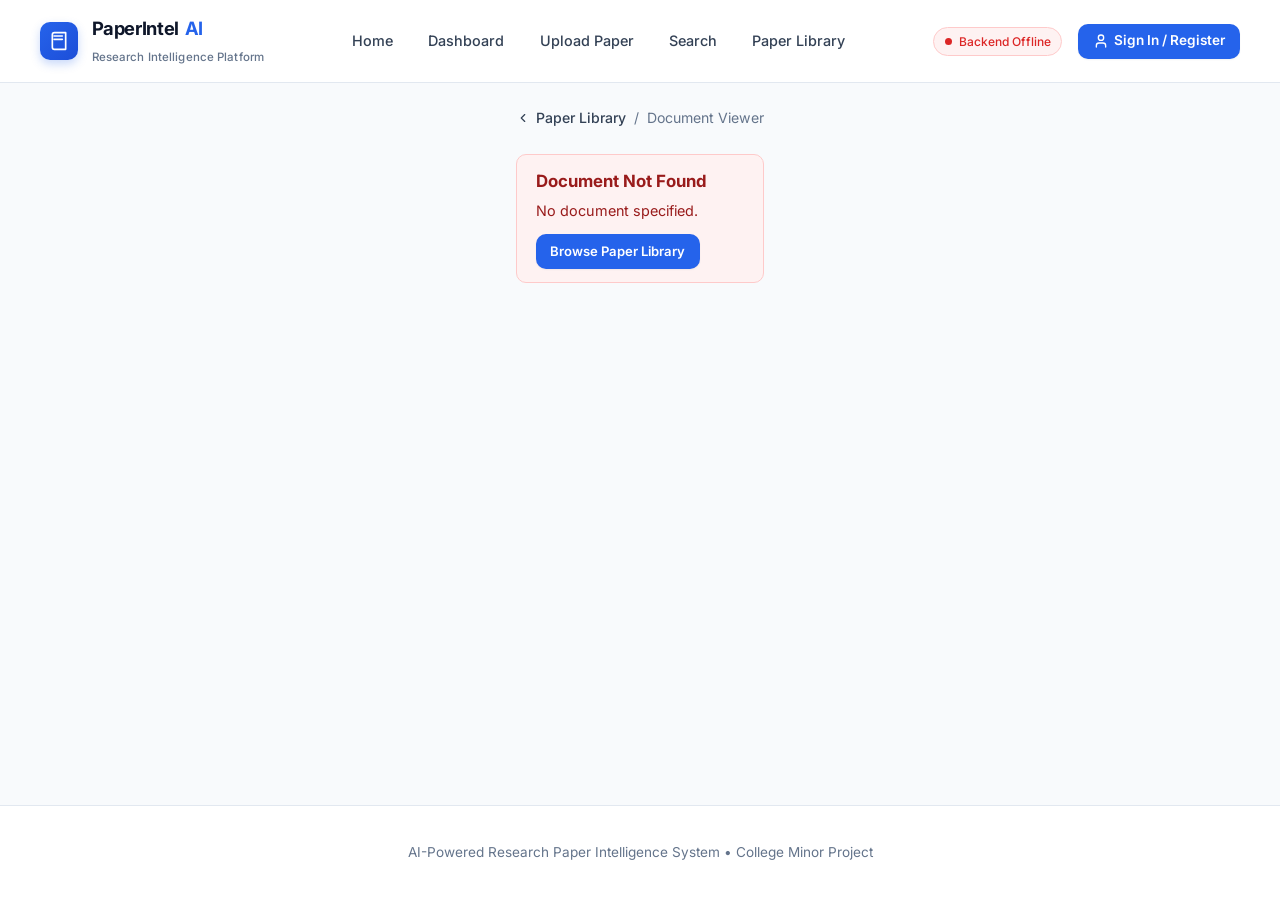
<file: frontend/viewer.html>
<!DOCTYPE html>
<html lang="en">
<head>
    <meta charset="UTF-8">
    <meta name="viewport" content="width=device-width, initial-scale=1.0">
    <title>Paper Viewer & Analysis - PaperIntel AI</title>
    <link rel="stylesheet" href="css/style.css">
    <style>
        .viewer-container {
            max-width: 980px;
            margin: 0 auto;
            padding: 1.5rem 1rem 4rem;
        }

        .viewer-header-card {
            background: var(--bg-card);
            border: 1px solid var(--border-color);
            border-radius: var(--radius-xl);
            padding: 2.25rem 2rem;
            margin-bottom: 1.5rem;
            box-shadow: var(--shadow-card);
        }

        .viewer-title {
            font-size: 1.85rem;
            font-weight: 800;
            color: var(--text-main);
            margin-bottom: 0.65rem;
            line-height: 1.25;
            letter-spacing: -0.025em;
        }

        .viewer-authors {
            font-size: 1rem;
            color: var(--text-secondary);
            margin-bottom: 1.25rem;
            font-weight: 500;
        }

        .viewer-meta-grid {
            display: flex;
            flex-wrap: wrap;
            gap: 0.65rem;
            margin-bottom: 1.5rem;
            padding-bottom: 1.25rem;
            border-bottom: 1px solid var(--border-color);
            font-size: 0.82rem;
            color: var(--text-muted);
        }

        .meta-pill {
            background: var(--bg-subtle);
            border: 1px solid var(--border-color);
            padding: 0.25rem 0.75rem;
            border-radius: 9999px;
            display: inline-flex;
            align-items: center;
            gap: 0.35rem;
            font-weight: 500;
            color: var(--text-secondary);
        }

        .meta-pill svg {
            width: 14px;
            height: 14px;
            color: var(--text-dim);
        }

        .abstract-card {
            background: #f8fafc;
            border-left: 3px solid var(--primary);
            border-radius: var(--radius-sm);
            padding: 1.25rem 1.5rem;
            margin-bottom: 2rem;
            line-height: 1.7;
            font-size: 0.95rem;
            color: var(--text-secondary);
        }

        .section-card {
            background: var(--bg-card);
            border: 1px solid var(--border-color);
            border-radius: var(--radius-md);
            margin-bottom: 0.85rem;
            box-shadow: var(--shadow-sm);
            overflow: hidden;
            transition: all 0.15s ease;
        }

        .section-header-btn {
            width: 100%;
            text-align: left;
            background: white;
            border: none;
            padding: 1rem 1.35rem;
            font-size: 1.05rem;
            font-weight: 700;
            color: var(--text-main);
            display: flex;
            justify-content: space-between;
            align-items: center;
            cursor: pointer;
            font-family: inherit;
        }

        .section-header-btn:hover {
            background: #f8fafc;
        }

        .section-body {
            padding: 1.25rem 1.5rem;
            font-size: 0.92rem;
            line-height: 1.75;
            color: var(--text-secondary);
            background: #ffffff;
            border-top: 1px solid var(--border-subtle);
            white-space: pre-wrap;
        }

        .tag-pill {
            background: var(--primary-subtle);
            color: var(--primary);
            border: 1px solid var(--primary-border);
            padding: 0.2rem 0.65rem;
            border-radius: 9999px;
            font-size: 0.78rem;
            font-weight: 600;
        }
    </style>
</head>
<body>

    <!-- Header Navigation -->
    <header class="navbar">
        <a href="index.html" class="brand-container">
            <div class="brand-icon-box">
                <svg xmlns="http://www.w3.org/2000/svg" viewBox="0 0 24 24" fill="none" stroke="currentColor" stroke-width="2" stroke-linecap="round" stroke-linejoin="round">
                    <path d="M4 19.5v-15A2.5 2.5 0 0 1 6.5 2H20v20H6.5a2.5 2.5 0 0 1-2.5-2.5Z"></path>
                    <path d="M6 6h10"></path>
                    <path d="M6 10h10"></path>
                </svg>
            </div>
            <div>
                <span class="brand-title">PaperIntel <span>AI</span></span>
                <span class="brand-subtitle">Research Intelligence Platform</span>
            </div>
        </a>

        <nav>
            <ul class="nav-links">
                <li><a href="index.html">Home</a></li>
                <li><a href="dashboard.html">Dashboard</a></li>
                <li><a href="upload.html">Upload Paper</a></li>
                <li><a href="search.html">Search</a></li>
                <li><a href="papers.html">Paper Library</a></li>
            </ul>
        </nav>

        <div class="nav-right">
            <div id="system-status" class="status-badge">
                <span class="status-dot"></span>
                <span id="status-text">Checking API...</span>
            </div>
        </div>
    </header>

    <main class="viewer-container">
        <div class="breadcrumb-nav">
            <a href="papers.html">
                <svg xmlns="http://www.w3.org/2000/svg" width="14" height="14" viewBox="0 0 24 24" fill="none" stroke="currentColor" stroke-width="2" stroke-linecap="round" stroke-linejoin="round">
                    <polyline points="15 18 9 12 15 6"></polyline>
                </svg>
                Paper Library
            </a>
            <span>/</span>
            <span>Document Viewer</span>
        </div>

        <!-- Loading State -->
        <div id="viewer-loading" style="text-align: center; padding: 4rem 1rem;">
            <p style="color: var(--text-muted); font-size: 0.95rem;">
                Fetching and rendering structured research paper...
            </p>
        </div>

        <!-- Error State -->
        <div id="viewer-error" class="alert alert-error" style="display: none;">
            <h3 style="font-weight: 700; margin-bottom: 0.25rem;">Document Not Found</h3>
            <p id="viewer-error-msg">Unable to load document details.</p>
            <div style="margin-top: 0.75rem;">
                <a href="papers.html" class="btn btn-primary" style="font-size: 0.82rem; padding: 0.35rem 0.85rem;">
                    Browse Paper Library
                </a>
            </div>
        </div>

        <!-- Paper Details View -->
        <div id="viewer-content" style="display: none;">
            <div class="viewer-header-card">
                <h1 id="paper-title" class="viewer-title">Paper Title</h1>
                <div id="paper-authors" class="viewer-authors">Authors</div>

                <div class="viewer-meta-grid">
                    <span class="meta-pill" id="meta-year">
                        <svg xmlns="http://www.w3.org/2000/svg" viewBox="0 0 24 24" fill="none" stroke="currentColor" stroke-width="2" stroke-linecap="round" stroke-linejoin="round"><rect x="3" y="4" width="18" height="18" rx="2" ry="2"></rect><line x1="16" y1="2" x2="16" y2="6"></line><line x1="8" y1="2" x2="8" y2="6"></line><line x1="3" y1="10" x2="21" y2="10"></line></svg>
                        Year: --
                    </span>
                    <span class="meta-pill" id="meta-pages">
                        <svg xmlns="http://www.w3.org/2000/svg" viewBox="0 0 24 24" fill="none" stroke="currentColor" stroke-width="2" stroke-linecap="round" stroke-linejoin="round"><path d="M14 2H6a2 2 0 0 0-2 2v16a2 2 0 0 0 2 2h12a2 2 0 0 0 2-2V8z"></path><polyline points="14 2 14 8 20 8"></polyline></svg>
                        Pages: --
                    </span>
                    <span class="meta-pill" id="meta-size">
                        <svg xmlns="http://www.w3.org/2000/svg" viewBox="0 0 24 24" fill="none" stroke="currentColor" stroke-width="2" stroke-linecap="round" stroke-linejoin="round"><path d="M21 16V8a2 2 0 0 0-1-1.73l-7-4a2 2 0 0 0-2 0l-7 4A2 2 0 0 0 3 8v8a2 2 0 0 0 1 1.73l7 4a2 2 0 0 0 2 0l7-4A2 2 0 0 0 21 16z"></path></svg>
                        Size: --
                    </span>
                    <span class="meta-pill" id="meta-id">ID: #--</span>
                    <span class="meta-pill" id="meta-date">
                        <svg xmlns="http://www.w3.org/2000/svg" viewBox="0 0 24 24" fill="none" stroke="currentColor" stroke-width="2" stroke-linecap="round" stroke-linejoin="round"><circle cx="12" cy="12" r="10"></circle><polyline points="12 6 12 12 16 14"></polyline></svg>
                        Uploaded: --
                    </span>
                </div>

                <h3 style="font-size: 0.92rem; font-weight: 700; margin-bottom: 0.5rem; color: var(--text-main);">
                    Key Concepts & Extracted Keywords
                </h3>
                <div id="paper-keywords" class="tag-list" style="margin-bottom: 0.5rem;"></div>
            </div>

            <!-- Abstract -->
            <div id="abstract-section" style="margin-bottom: 2rem;">
                <h2 style="font-size: 1.25rem; font-weight: 700; margin-bottom: 0.65rem; color: var(--text-main);">
                    Abstract
                </h2>
                <div id="paper-abstract" class="abstract-card">
                    Abstract text here.
                </div>
            </div>

            <!-- Structured Sections -->
            <div id="sections-container-wrapper">
                <div style="display: flex; justify-content: space-between; align-items: center; margin-bottom: 1rem;">
                    <h2 style="font-size: 1.25rem; font-weight: 700; color: var(--text-main);">
                        Document Sections (<span id="sections-count">0</span>)
                    </h2>
                    <span style="font-size: 0.8rem; color: var(--text-muted);">
                        Structured NLP Segmentation
                    </span>
                </div>
                <div id="paper-sections-list"></div>
            </div>

            <!-- Quick Action Bar -->
            <div style="display: flex; gap: 0.75rem; margin-top: 2.5rem; justify-content: center; flex-wrap: wrap;">
                <a href="upload.html" class="btn btn-primary">Upload Another Paper</a>
                <a href="search.html" class="btn btn-secondary">Search Papers</a>
                <a href="papers.html" class="btn btn-outline">Return to Library</a>
            </div>
        </div>
    </main>

    <footer class="footer">
        <p>AI-Powered Research Paper Intelligence System • College Minor Project</p>
    </footer>

    <script src="js/app.js"></script>
    <script>
        document.addEventListener("DOMContentLoaded", async () => {
            const loading = document.getElementById("viewer-loading");
            const errorBox = document.getElementById("viewer-error");
            const errorMsg = document.getElementById("viewer-error-msg");
            const content = document.getElementById("viewer-content");

            const urlParams = new URLSearchParams(window.location.search);
            let docId = urlParams.get("id");

            if (!docId) {
                try {
                    const listRes = await fetch(`${API_BASE_URL}/documents/?limit=1`);
                    if (listRes.ok) {
                        const listData = await listRes.json();
                        if (listData.documents && listData.documents.length > 0) {
                            docId = listData.documents[0].id;
                        }
                    }
                } catch (e) {
                    console.warn(e);
                }
            }

            if (!docId) {
                loading.style.display = "none";
                errorMsg.textContent = "No document specified.";
                errorBox.style.display = "block";
                return;
            }

            try {
                const response = await fetch(`${API_BASE_URL}/documents/${docId}`);
                if (!response.ok) {
                    throw new Error(`Document #${docId} not found (HTTP ${response.status})`);
                }

                const data = await response.json();
                const doc = data.document;

                document.getElementById("paper-title").textContent = doc.title || doc.filename || "Untitled Research Paper";
                document.getElementById("paper-authors").textContent = doc.authors || "Authors not specified";
                document.getElementById("meta-year").innerHTML = `<svg xmlns="http://www.w3.org/2000/svg" viewBox="0 0 24 24" fill="none" stroke="currentColor" stroke-width="2" stroke-linecap="round" stroke-linejoin="round"><rect x="3" y="4" width="18" height="18" rx="2" ry="2"></rect><line x1="16" y1="2" x2="16" y2="6"></line><line x1="8" y1="2" x2="8" y2="6"></line><line x1="3" y1="10" x2="21" y2="10"></line></svg> Year: ${doc.publication_year || "N/A"}`;
                document.getElementById("meta-pages").innerHTML = `<svg xmlns="http://www.w3.org/2000/svg" viewBox="0 0 24 24" fill="none" stroke="currentColor" stroke-width="2" stroke-linecap="round" stroke-linejoin="round"><path d="M14 2H6a2 2 0 0 0-2 2v16a2 2 0 0 0 2 2h12a2 2 0 0 0 2-2V8z"></path><polyline points="14 2 14 8 20 8"></polyline></svg> Pages: ${doc.total_pages || 1}`;
                document.getElementById("meta-size").innerHTML = `<svg xmlns="http://www.w3.org/2000/svg" viewBox="0 0 24 24" fill="none" stroke="currentColor" stroke-width="2" stroke-linecap="round" stroke-linejoin="round"><path d="M21 16V8a2 2 0 0 0-1-1.73l-7-4a2 2 0 0 0-2 0l-7 4A2 2 0 0 0 3 8v8a2 2 0 0 0 1 1.73l7 4a2 2 0 0 0 2 0l7-4A2 2 0 0 0 21 16z"></path></svg> Size: ${formatBytes(doc.file_size_bytes || 0)}`;
                document.getElementById("meta-id").textContent = `Document ID: #${doc.id}`;
                document.getElementById("meta-date").innerHTML = `<svg xmlns="http://www.w3.org/2000/svg" viewBox="0 0 24 24" fill="none" stroke="currentColor" stroke-width="2" stroke-linecap="round" stroke-linejoin="round"><circle cx="12" cy="12" r="10"></circle><polyline points="12 6 12 12 16 14"></polyline></svg> Uploaded: ${formatDate(doc.uploaded_at)}`;

                const kwContainer = document.getElementById("paper-keywords");
                if (doc.keywords && doc.keywords.length > 0) {
                    kwContainer.innerHTML = doc.keywords.map(k => `
                        <span class="tag-pill">
                            ${escapeHtml(k.keyword)} ${k.relevance_score ? `(${Math.round(k.relevance_score * 100)}%)` : ''}
                        </span>
                    `).join("");
                } else {
                    kwContainer.innerHTML = `<span style="font-size: 0.82rem; color: var(--text-muted);">No keywords extracted.</span>`;
                }

                const abstractBox = document.getElementById("paper-abstract");
                if (doc.abstract) {
                    abstractBox.textContent = doc.abstract;
                } else {
                    document.getElementById("abstract-section").style.display = "none";
                }

                const sectionsList = document.getElementById("paper-sections-list");
                const sectionsCount = document.getElementById("sections-count");
                const sections = doc.sections || [];
                sectionsCount.textContent = sections.length;

                if (sections.length === 0) {
                    sectionsList.innerHTML = `<p style="color: var(--text-muted);">No separate sections detected.</p>`;
                } else {
                    sectionsList.innerHTML = sections.map((sec, idx) => `
                        <div class="section-card">
                            <button type="button" class="section-header-btn" onclick="toggleSection(${idx})">
                                <span>${escapeHtml(sec.section_name)}</span>
                                <span id="sec-arrow-${idx}" style="font-size: 0.8rem; color: var(--primary); font-weight: 500;">Collapse</span>
                            </button>
                            <div id="sec-body-${idx}" class="section-body">
                                ${escapeHtml(sec.content || sec.preview || "")}
                            </div>
                        </div>
                    `).join("");
                }

                loading.style.display = "none";
                content.style.display = "block";

            } catch (err) {
                loading.style.display = "none";
                errorMsg.textContent = err.message || "Failed to communicate with FastAPI backend.";
                errorBox.style.display = "block";
            }
        });

        function toggleSection(idx) {
            const body = document.getElementById(`sec-body-${idx}`);
            const arrow = document.getElementById(`sec-arrow-${idx}`);
            if (body.style.display === "none") {
                body.style.display = "block";
                arrow.textContent = "Collapse";
            } else {
                body.style.display = "none";
                arrow.textContent = "Expand";
            }
        }
    </script>
</body>
</html>
</file>
<file: frontend/css/style.css>
/* =============================================================================
   PaperIntel AI - Academic Research Intelligence Platform
   Design System: Professional, Minimalist, Human-Centric Academic Interface
   Inspired by PaperGuide, Elicit, Semantic Scholar & Perplexity
   ============================================================================= */

@import url('https://fonts.googleapis.com/css2?family=Inter:wght@400;500;600;700;800&display=swap');

:root {
    --font-sans: 'Inter', -apple-system, BlinkMacSystemFont, 'Segoe UI', Roboto, Helvetica, Arial, sans-serif;
    
    /* Neutral Palette */
    --bg-page: #f8fafc;
    --bg-card: #ffffff;
    --bg-subtle: #f1f5f9;
    --border-color: #e2e8f0;
    --border-subtle: #f1f5f9;
    --border-focus: #3b82f6;
    
    /* Typography */
    --text-main: #0f172a;
    --text-secondary: #334155;
    --text-muted: #64748b;
    --text-dim: #94a3b8;
    
    /* Brand & Accent */
    --primary: #2563eb;
    --primary-hover: #1d4ed8;
    --primary-subtle: #eff6ff;
    --primary-border: #bfdbfe;
    --primary-glow: rgba(37, 99, 235, 0.12);
    
    /* System States */
    --success: #059669;
    --success-bg: #ecfdf5;
    --success-border: #a7f3d0;
    --warning: #d97706;
    --warning-bg: #fffbeb;
    --warning-border: #fde68a;
    --danger: #dc2626;
    --danger-bg: #fef2f2;
    --danger-border: #fecaca;
    
    /* Elevation & Curves */
    --radius-sm: 6px;
    --radius-md: 10px;
    --radius-lg: 14px;
    --radius-xl: 20px;
    --shadow-sm: 0 1px 2px 0 rgba(15, 23, 42, 0.04);
    --shadow-card: 0 1px 3px 0 rgba(15, 23, 42, 0.05), 0 1px 2px -1px rgba(15, 23, 42, 0.04);
    --shadow-hover: 0 10px 25px -3px rgba(15, 23, 42, 0.08), 0 4px 8px -2px rgba(15, 23, 42, 0.04);
    --shadow-modal: 0 20px 35px -5px rgba(15, 23, 42, 0.12), 0 10px 15px -4px rgba(15, 23, 42, 0.06);
}

* {
    margin: 0;
    padding: 0;
    box-sizing: border-box;
}

body {
    font-family: var(--font-sans);
    background-color: var(--bg-page);
    color: var(--text-main);
    line-height: 1.6;
    min-height: 100vh;
    display: flex;
    flex-direction: column;
    -webkit-font-smoothing: antialiased;
    -moz-osx-font-smoothing: grayscale;
}

/* =============================================================================
   1. Clean Navigation Bar
   ============================================================================= */
.navbar {
    background-color: rgba(255, 255, 255, 0.95);
    backdrop-filter: blur(12px);
    -webkit-backdrop-filter: blur(12px);
    border-bottom: 1px solid var(--border-color);
    padding: 0.85rem 2.5rem;
    display: flex;
    justify-content: space-between;
    align-items: center;
    position: sticky;
    top: 0;
    z-index: 100;
}

.brand-container {
    display: flex;
    align-items: center;
    gap: 0.85rem;
    text-decoration: none;
    color: inherit;
}

.brand-icon-box {
    width: 38px;
    height: 38px;
    background: linear-gradient(135deg, #2563eb, #1d4ed8);
    color: white;
    border-radius: var(--radius-md);
    display: flex;
    align-items: center;
    justify-content: center;
    box-shadow: 0 4px 10px rgba(37, 99, 235, 0.25);
}

.brand-icon-box svg {
    width: 20px;
    height: 20px;
}

.brand-title {
    font-size: 1.15rem;
    font-weight: 700;
    color: var(--text-main);
    letter-spacing: -0.02em;
    display: flex;
    align-items: center;
    gap: 0.35rem;
}

.brand-title span {
    color: var(--primary);
}

.brand-subtitle {
    font-size: 0.72rem;
    color: var(--text-muted);
    font-weight: 500;
    letter-spacing: 0.01em;
}

.nav-links {
    display: flex;
    align-items: center;
    gap: 0.5rem;
    list-style: none;
}

.nav-links a {
    text-decoration: none;
    color: var(--text-secondary);
    font-size: 0.9rem;
    font-weight: 500;
    padding: 0.45rem 0.85rem;
    border-radius: var(--radius-sm);
    transition: all 0.15s ease;
}

.nav-links a:hover {
    color: var(--primary);
    background-color: var(--primary-subtle);
}

.nav-links a.active {
    color: var(--primary);
    font-weight: 600;
    background-color: var(--primary-subtle);
}

.nav-right {
    display: flex;
    align-items: center;
    gap: 1rem;
}

.status-badge {
    display: inline-flex;
    align-items: center;
    gap: 0.45rem;
    padding: 0.25rem 0.65rem;
    border-radius: 9999px;
    font-size: 0.75rem;
    font-weight: 500;
    background-color: #f1f5f9;
    color: var(--text-muted);
    border: 1px solid var(--border-color);
}

.status-dot {
    width: 7px;
    height: 7px;
    border-radius: 50%;
    background-color: #94a3b8;
}

.status-badge.online {
    background-color: var(--success-bg);
    color: var(--success);
    border-color: var(--success-border);
}

.status-badge.online .status-dot {
    background-color: var(--success);
    box-shadow: 0 0 0 2px rgba(5, 150, 105, 0.2);
}

.status-badge.offline {
    background-color: var(--danger-bg);
    color: var(--danger);
    border-color: var(--danger-border);
}

.status-badge.offline .status-dot {
    background-color: var(--danger);
}

.user-badge {
    display: inline-flex;
    align-items: center;
    gap: 0.6rem;
    font-size: 0.85rem;
    font-weight: 500;
    color: var(--text-main);
    background-color: white;
    padding: 0.35rem 0.85rem;
    border-radius: var(--radius-sm);
    border: 1px solid var(--border-color);
    box-shadow: var(--shadow-sm);
}

/* =============================================================================
   2. Layout & Typography
   ============================================================================= */
.main-content {
    flex: 1;
    max-width: 1140px;
    margin: 0 auto;
    width: 100%;
    padding: 2.5rem 1.5rem 4rem;
}

.breadcrumb-nav {
    margin-bottom: 1.5rem;
    font-size: 0.88rem;
    display: flex;
    align-items: center;
    gap: 0.5rem;
    color: var(--text-muted);
}

.breadcrumb-nav a {
    color: var(--text-secondary);
    text-decoration: none;
    font-weight: 500;
    display: inline-flex;
    align-items: center;
    gap: 0.35rem;
    transition: color 0.15s;
}

.breadcrumb-nav a:hover {
    color: var(--primary);
}

/* =============================================================================
   3. Hero Section (PaperGuide Style)
   ============================================================================= */
.hero {
    text-align: center;
    padding: 3rem 1rem 2rem;
    max-width: 820px;
    margin: 0 auto;
}

.hero-pill {
    display: inline-flex;
    align-items: center;
    gap: 0.5rem;
    background-color: var(--primary-subtle);
    border: 1px solid var(--primary-border);
    color: var(--primary);
    font-size: 0.8rem;
    font-weight: 600;
    padding: 0.3rem 0.95rem;
    border-radius: 9999px;
    margin-bottom: 1.5rem;
}

.hero h1 {
    font-size: 2.85rem;
    font-weight: 800;
    line-height: 1.15;
    color: var(--text-main);
    letter-spacing: -0.035em;
    margin-bottom: 1.15rem;
}

.hero h1 span {
    background: linear-gradient(135deg, #2563eb 0%, #1d4ed8 100%);
    -webkit-background-clip: text;
    -webkit-text-fill-color: transparent;
}

.hero-desc {
    font-size: 1.1rem;
    color: var(--text-muted);
    max-width: 680px;
    margin: 0 auto 2.25rem;
    line-height: 1.6;
}

.hero-cta {
    display: flex;
    justify-content: center;
    gap: 0.85rem;
    flex-wrap: wrap;
    margin-bottom: 2.5rem;
}

/* Buttons */
.btn {
    display: inline-flex;
    align-items: center;
    justify-content: center;
    gap: 0.45rem;
    padding: 0.65rem 1.35rem;
    border-radius: var(--radius-md);
    font-size: 0.92rem;
    font-weight: 600;
    text-decoration: none;
    cursor: pointer;
    border: 1px solid transparent;
    transition: all 0.15s ease;
    font-family: inherit;
}

.btn svg {
    width: 16px;
    height: 16px;
}

.btn-primary {
    background-color: var(--primary);
    color: white;
    box-shadow: 0 1px 2px 0 rgba(0, 0, 0, 0.05);
}

.btn-primary:hover {
    background-color: var(--primary-hover);
    box-shadow: 0 4px 12px rgba(37, 99, 235, 0.25);
    transform: translateY(-1px);
}

.btn-secondary {
    background-color: white;
    color: var(--text-main);
    border-color: var(--border-color);
    box-shadow: var(--shadow-sm);
}

.btn-secondary:hover {
    background-color: var(--bg-subtle);
    border-color: #cbd5e1;
}

.btn-outline {
    background-color: transparent;
    color: var(--primary);
    border-color: var(--primary-border);
}

.btn-outline:hover {
    background-color: var(--primary-subtle);
}

/* =============================================================================
   4. Unified Search Box
   ============================================================================= */
.search-box-container {
    max-width: 680px;
    margin: 0 auto 2.5rem;
}

.search-form {
    display: flex;
    align-items: center;
    background: white;
    padding: 0.35rem 0.45rem 0.35rem 1rem;
    border-radius: var(--radius-lg);
    border: 1px solid var(--border-color);
    box-shadow: var(--shadow-card);
    transition: border-color 0.2s, box-shadow 0.2s;
}

.search-form:focus-within {
    border-color: var(--primary);
    box-shadow: 0 0 0 3px var(--primary-glow);
}

.search-icon-inline {
    color: var(--text-dim);
    display: flex;
    align-items: center;
    margin-right: 0.5rem;
}

.search-icon-inline svg {
    width: 18px;
    height: 18px;
}

.search-input {
    flex: 1;
    border: none;
    outline: none;
    padding: 0.55rem 0.5rem;
    font-size: 0.98rem;
    background: transparent;
    color: var(--text-main);
    font-family: inherit;
}

.search-input::placeholder {
    color: var(--text-dim);
}

.search-btn {
    background-color: var(--primary);
    color: white;
    border: none;
    border-radius: var(--radius-md);
    padding: 0.65rem 1.25rem;
    font-weight: 600;
    font-size: 0.9rem;
    cursor: pointer;
    transition: background-color 0.15s;
    display: inline-flex;
    align-items: center;
    gap: 0.4rem;
    font-family: inherit;
}

.search-btn:hover {
    background-color: var(--primary-hover);
}

/* Query Suggestion Chips */
.query-chips {
    display: flex;
    justify-content: center;
    gap: 0.45rem;
    flex-wrap: wrap;
    margin-top: 0.85rem;
    align-items: center;
}

.chip-label {
    font-size: 0.8rem;
    color: var(--text-muted);
    font-weight: 500;
}

.chip {
    background-color: white;
    color: var(--text-secondary);
    border: 1px solid var(--border-color);
    padding: 0.25rem 0.75rem;
    border-radius: 9999px;
    font-size: 0.78rem;
    font-weight: 500;
    cursor: pointer;
    transition: all 0.15s ease;
    font-family: inherit;
}

.chip:hover {
    background-color: var(--primary-subtle);
    color: var(--primary);
    border-color: var(--primary-border);
}

/* =============================================================================
   5. Metrics & Statistics Bar
   ============================================================================= */
.stats-grid {
    display: grid;
    grid-template-columns: repeat(auto-fit, minmax(220px, 1fr));
    gap: 1rem;
    margin-bottom: 3.5rem;
}

.stat-card {
    background-color: var(--bg-card);
    border: 1px solid var(--border-color);
    border-radius: var(--radius-lg);
    padding: 1.35rem 1.5rem;
    display: flex;
    align-items: center;
    gap: 1rem;
    box-shadow: var(--shadow-card);
    transition: border-color 0.2s, box-shadow 0.2s;
}

.stat-card:hover {
    border-color: #cbd5e1;
    box-shadow: var(--shadow-hover);
}

.stat-icon {
    width: 44px;
    height: 44px;
    border-radius: var(--radius-md);
    background-color: var(--primary-subtle);
    color: var(--primary);
    display: flex;
    align-items: center;
    justify-content: center;
    flex-shrink: 0;
}

.stat-icon svg {
    width: 22px;
    height: 22px;
}

.stat-info h3 {
    font-size: 1.6rem;
    font-weight: 800;
    color: var(--text-main);
    line-height: 1.1;
    letter-spacing: -0.02em;
}

.stat-info p {
    font-size: 0.82rem;
    color: var(--text-muted);
    font-weight: 500;
    margin-top: 0.15rem;
}

/* =============================================================================
   6. Feature Cards & Architecture
   ============================================================================= */
.section-header {
    text-align: center;
    margin-bottom: 2rem;
}

.section-header h2 {
    font-size: 1.65rem;
    font-weight: 800;
    color: var(--text-main);
    letter-spacing: -0.025em;
    margin-bottom: 0.35rem;
}

.section-header p {
    color: var(--text-muted);
    font-size: 0.95rem;
    max-width: 600px;
    margin: 0 auto;
}

.features-grid {
    display: grid;
    grid-template-columns: repeat(auto-fit, minmax(250px, 1fr));
    gap: 1.25rem;
    margin-bottom: 3.5rem;
}

.feature-card {
    background-color: var(--bg-card);
    border: 1px solid var(--border-color);
    border-radius: var(--radius-lg);
    padding: 1.75rem 1.5rem;
    box-shadow: var(--shadow-card);
    transition: all 0.2s ease;
}

.feature-card:hover {
    border-color: #cbd5e1;
    transform: translateY(-2px);
    box-shadow: var(--shadow-hover);
}

.feature-icon-box {
    width: 40px;
    height: 40px;
    border-radius: var(--radius-md);
    background-color: var(--primary-subtle);
    color: var(--primary);
    display: flex;
    align-items: center;
    justify-content: center;
    margin-bottom: 1.15rem;
}

.feature-icon-box svg {
    width: 20px;
    height: 20px;
}

.feature-card h3 {
    font-size: 1.08rem;
    font-weight: 700;
    margin-bottom: 0.45rem;
    color: var(--text-main);
}

.feature-card p {
    font-size: 0.88rem;
    color: var(--text-muted);
    line-height: 1.55;
}

/* =============================================================================
   7. Paper Cards & List Components
   ============================================================================= */
.papers-preview-section {
    background-color: var(--bg-card);
    border: 1px solid var(--border-color);
    border-radius: var(--radius-lg);
    padding: 1.75rem 2rem;
    margin-bottom: 3.5rem;
    box-shadow: var(--shadow-card);
}

.papers-preview-header {
    display: flex;
    justify-content: space-between;
    align-items: center;
    margin-bottom: 1.5rem;
    padding-bottom: 0.85rem;
    border-bottom: 1px solid var(--border-color);
}

.papers-preview-header h2 {
    font-size: 1.25rem;
    font-weight: 700;
    color: var(--text-main);
    display: flex;
    align-items: center;
    gap: 0.5rem;
}

.papers-list {
    display: flex;
    flex-direction: column;
    gap: 0.85rem;
}

.paper-item {
    background-color: white;
    border: 1px solid var(--border-color);
    border-radius: var(--radius-md);
    padding: 1.25rem 1.35rem;
    transition: all 0.15s ease;
}

.paper-item:hover {
    border-color: #cbd5e1;
    box-shadow: var(--shadow-sm);
    background-color: #fafbfc;
}

.paper-item-title {
    font-size: 1.05rem;
    font-weight: 600;
    color: var(--text-main);
    margin-bottom: 0.35rem;
    text-decoration: none;
    display: inline-block;
    line-height: 1.4;
}

.paper-item-title:hover {
    color: var(--primary);
}

.paper-meta {
    display: flex;
    gap: 1rem;
    font-size: 0.82rem;
    color: var(--text-muted);
    margin-bottom: 0.65rem;
    flex-wrap: wrap;
    align-items: center;
}

.paper-meta span {
    display: inline-flex;
    align-items: center;
    gap: 0.3rem;
}

.paper-meta svg {
    width: 14px;
    height: 14px;
    color: var(--text-dim);
}

.paper-snippet {
    font-size: 0.88rem;
    color: #334155;
    background-color: #f8fafc;
    padding: 0.75rem 1rem;
    border-radius: var(--radius-sm);
    border-left: 3px solid var(--primary);
    margin: 0.65rem 0;
    line-height: 1.6;
}

.tag-list {
    display: flex;
    gap: 0.35rem;
    flex-wrap: wrap;
}

.tag {
    background-color: var(--bg-subtle);
    color: var(--text-secondary);
    border: 1px solid var(--border-color);
    padding: 0.2rem 0.6rem;
    border-radius: 9999px;
    font-size: 0.75rem;
    font-weight: 500;
}

.score-badge {
    background-color: var(--success-bg);
    color: var(--success);
    border: 1px solid var(--success-border);
    padding: 0.25rem 0.65rem;
    border-radius: 9999px;
    font-size: 0.78rem;
    font-weight: 600;
    white-space: nowrap;
}

/* =============================================================================
   8. Upload Dropzone & Form
   ============================================================================= */
.upload-card {
    background: var(--bg-card);
    border: 1px solid var(--border-color);
    border-radius: var(--radius-xl);
    padding: 2.5rem;
    max-width: 700px;
    margin: 0 auto;
    box-shadow: var(--shadow-card);
}

.dropzone {
    border: 2px dashed #cbd5e1;
    background-color: #fafbfc;
    border-radius: var(--radius-lg);
    padding: 3rem 2rem;
    text-align: center;
    cursor: pointer;
    transition: all 0.2s ease;
    margin-bottom: 1.5rem;
}

.dropzone:hover, .dropzone.dragover {
    border-color: var(--primary);
    background-color: var(--primary-subtle);
}

.dropzone-icon-box {
    width: 56px;
    height: 56px;
    border-radius: 50%;
    background-color: white;
    color: var(--primary);
    box-shadow: var(--shadow-sm);
    border: 1px solid var(--border-color);
    display: flex;
    align-items: center;
    justify-content: center;
    margin: 0 auto 1rem;
}

.dropzone-icon-box svg {
    width: 28px;
    height: 28px;
}

.dropzone-text {
    font-size: 1.05rem;
    font-weight: 600;
    color: var(--text-main);
    margin-bottom: 0.25rem;
}

.dropzone-subtext {
    font-size: 0.85rem;
    color: var(--text-muted);
}

.file-preview-card {
    display: flex;
    align-items: center;
    justify-content: space-between;
    background-color: #f8fafc;
    border: 1px solid var(--border-color);
    border-radius: var(--radius-md);
    padding: 0.85rem 1.25rem;
    margin-bottom: 1.5rem;
}

.file-info {
    display: flex;
    align-items: center;
    gap: 0.75rem;
}

.file-name {
    font-weight: 600;
    font-size: 0.92rem;
    color: var(--text-main);
}

.file-size {
    font-size: 0.8rem;
    color: var(--text-muted);
}

.remove-file-btn {
    background: none;
    border: none;
    color: var(--text-muted);
    cursor: pointer;
    font-size: 1.1rem;
    padding: 0.25rem;
    border-radius: var(--radius-sm);
    transition: color 0.15s;
}

.remove-file-btn:hover {
    color: var(--danger);
}

.form-group {
    margin-bottom: 1.25rem;
}

.form-label {
    display: block;
    font-weight: 600;
    font-size: 0.88rem;
    color: var(--text-main);
    margin-bottom: 0.4rem;
}

.form-control {
    width: 100%;
    padding: 0.65rem 0.95rem;
    border: 1px solid var(--border-color);
    border-radius: var(--radius-md);
    font-size: 0.92rem;
    font-family: inherit;
    outline: none;
    background-color: white;
    color: var(--text-main);
    transition: border-color 0.15s, box-shadow 0.15s;
}

.form-control:focus {
    border-color: var(--primary);
    box-shadow: 0 0 0 3px var(--primary-glow);
}

/* Pipeline Status */
.progress-container {
    margin-top: 1.5rem;
    background: #f8fafc;
    border: 1px solid var(--border-color);
    border-radius: var(--radius-md);
    padding: 1.25rem 1.5rem;
    display: none;
}

.progress-header {
    display: flex;
    justify-content: space-between;
    align-items: center;
    font-weight: 600;
    font-size: 0.9rem;
    margin-bottom: 0.75rem;
}

.progress-bar-bg {
    width: 100%;
    height: 6px;
    background-color: #e2e8f0;
    border-radius: 9999px;
    overflow: hidden;
    margin-bottom: 1rem;
}

.progress-bar-fill {
    height: 100%;
    width: 0%;
    background-color: var(--primary);
    border-radius: 9999px;
    transition: width 0.3s ease;
}

.pipeline-steps {
    list-style: none;
    display: flex;
    flex-direction: column;
    gap: 0.4rem;
    font-size: 0.82rem;
    color: var(--text-muted);
}

.pipeline-step {
    display: flex;
    align-items: center;
    gap: 0.5rem;
}

.pipeline-step.active {
    color: var(--primary);
    font-weight: 600;
}

.pipeline-step.done {
    color: var(--success);
}

/* Alerts */
.alert {
    padding: 0.85rem 1.15rem;
    border-radius: var(--radius-md);
    margin-top: 1.25rem;
    font-size: 0.9rem;
    display: none;
}

.alert-success {
    background-color: var(--success-bg);
    border: 1px solid var(--success-border);
    color: #065f46;
}

.alert-error {
    background-color: var(--danger-bg);
    border: 1px solid var(--danger-border);
    color: #991b1b;
}

.alert-info {
    background-color: var(--primary-subtle);
    border: 1px solid var(--primary-border);
    color: var(--primary);
}

/* =============================================================================
   9. Footer
   ============================================================================= */
.footer {
    background-color: var(--bg-card);
    border-top: 1px solid var(--border-color);
    padding: 2.25rem 2rem;
    text-align: center;
    margin-top: auto;
    font-size: 0.85rem;
    color: var(--text-muted);
}

.footer-links {
    margin-bottom: 0.75rem;
    display: flex;
    justify-content: center;
    gap: 1.5rem;
}

.footer-links a {
    color: var(--text-muted);
    text-decoration: none;
    transition: color 0.15s;
}

.footer-links a:hover {
    color: var(--primary);
}

/* =============================================================================
   10. Responsive
   ============================================================================= */
@media (max-width: 768px) {
    .navbar {
        flex-direction: column;
        gap: 0.75rem;
        padding: 1rem 1.5rem;
    }
    .hero h1 {
        font-size: 2.15rem;
    }
    .hero-cta {
        flex-direction: column;
    }
    .btn {
        width: 100%;
    }
}
</file>
